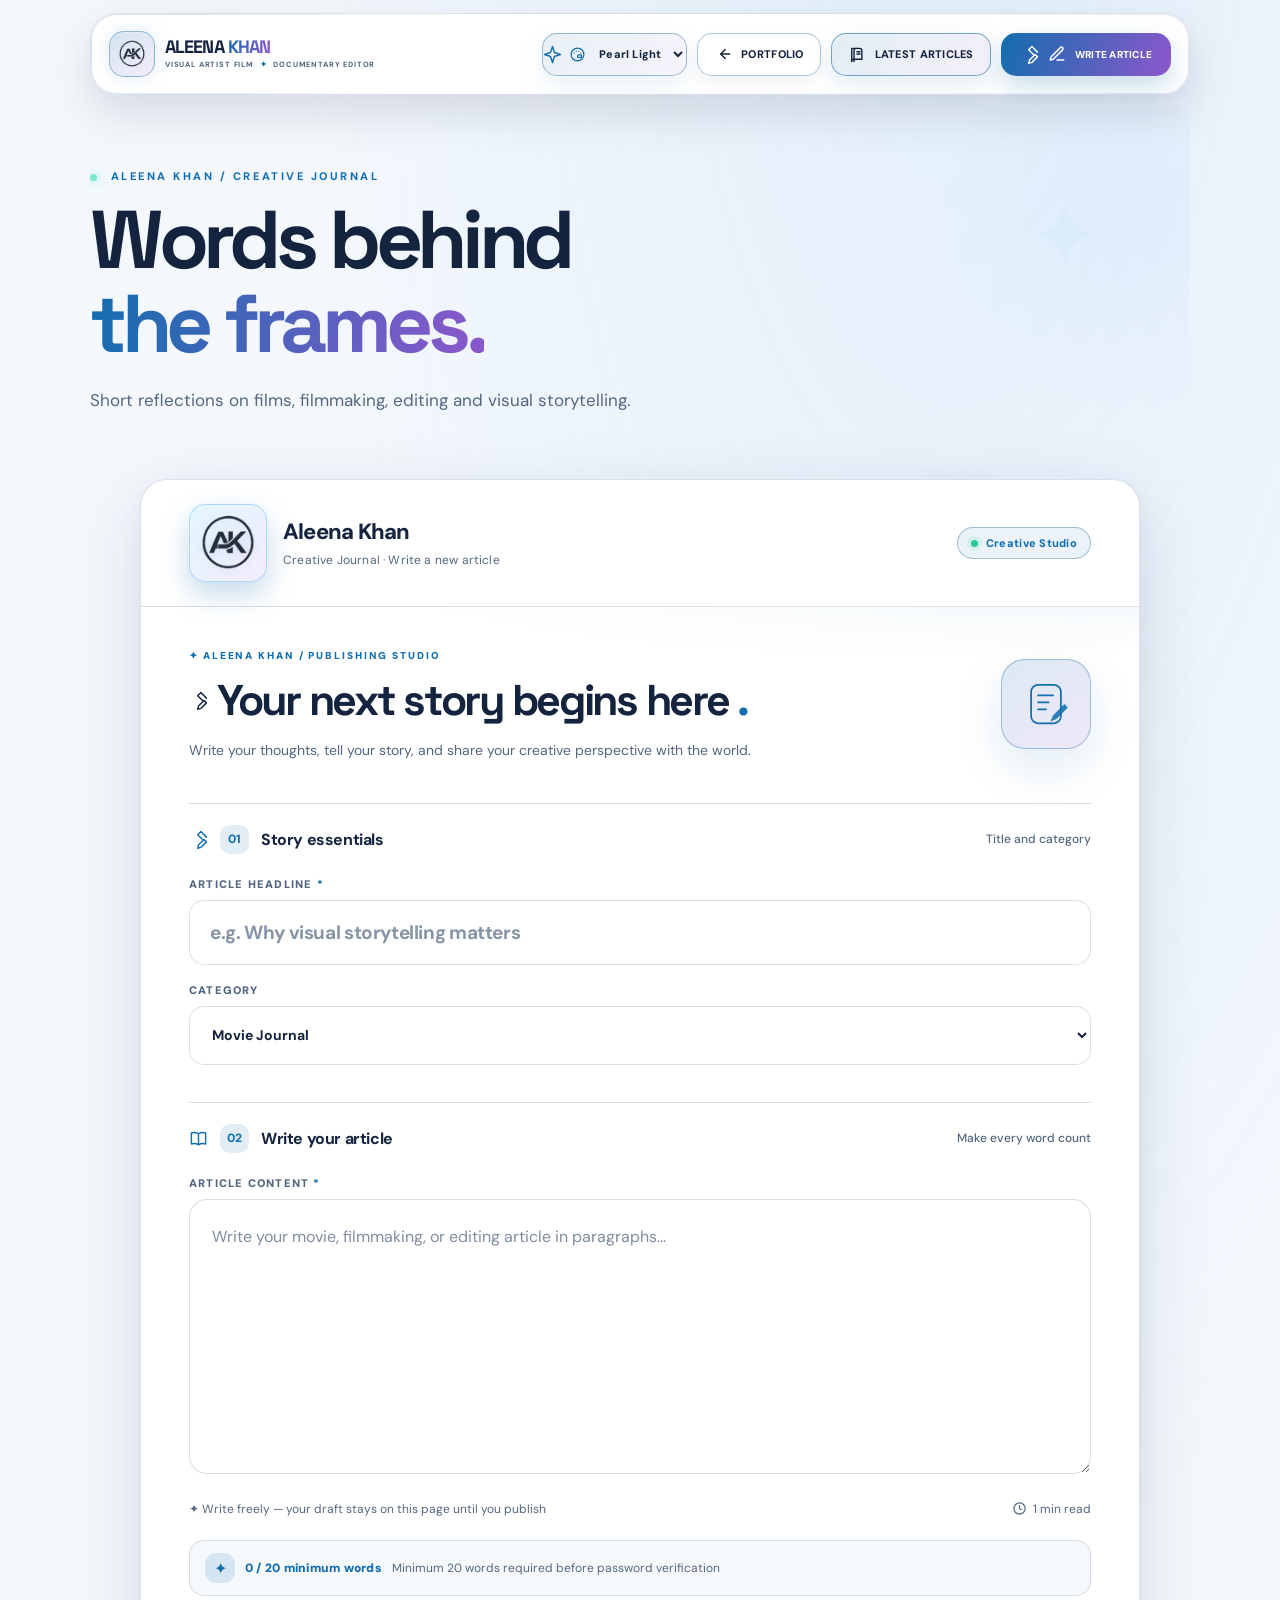
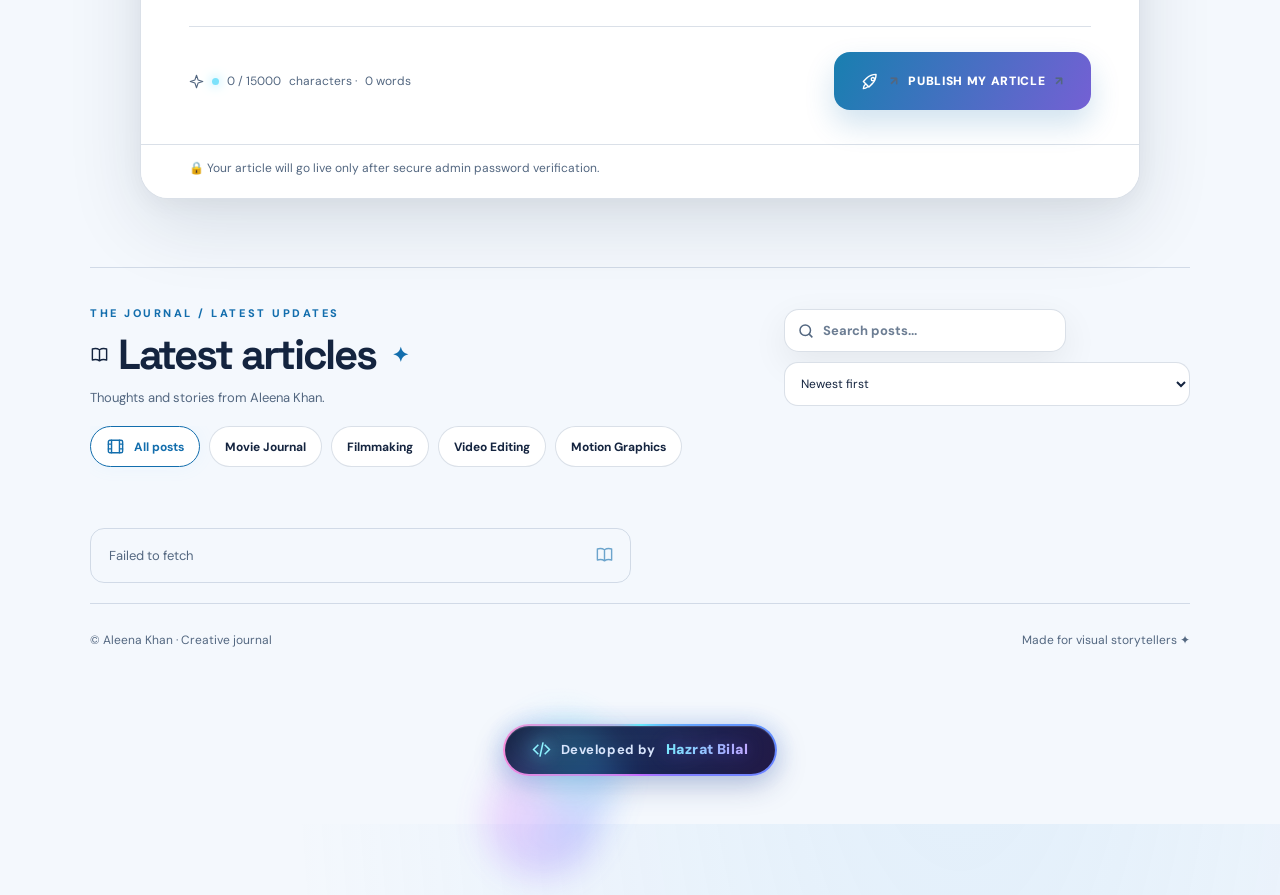
<file: article-admin.html>
<!doctype html><html lang="en"><head><meta charset="utf-8"><meta name="viewport" content="width=device-width,initial-scale=1"><meta http-equiv="refresh" content="0;url=articles.html#quickComposer"><title>Admin | Aleena Khan</title><link rel="stylesheet" href="css/publish-icon-pro.css">
</head><body><p>The editor is now on <a href="articles.html#quickComposer">the Articles page</a>.</p><script>location.replace('articles.html#quickComposer')</script></body></html>
</file>
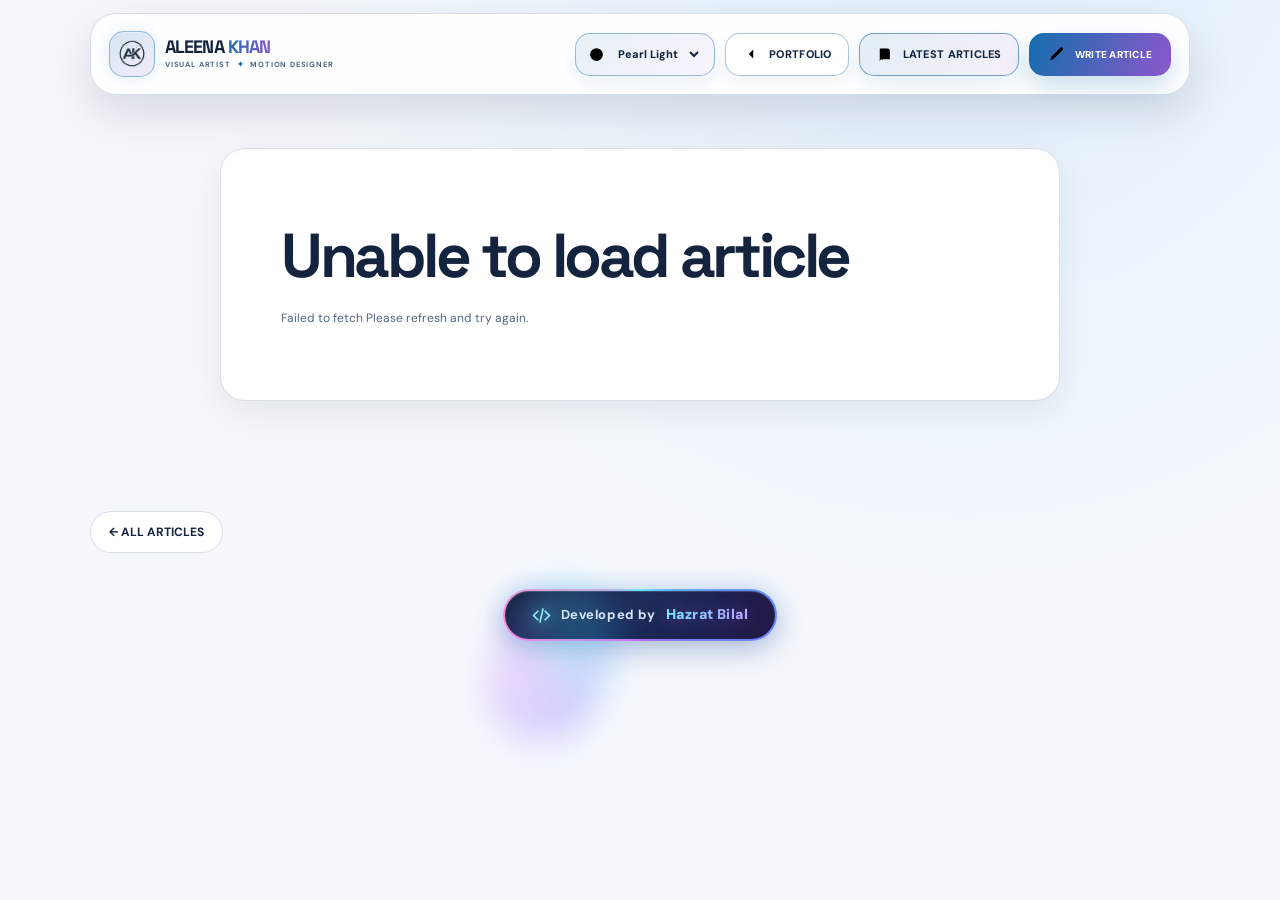
<file: article.html>
<!doctype html><html lang="en" data-theme="dark"><head><meta charset="utf-8"><meta name="viewport" content="width=device-width,initial-scale=1"><meta name="description" content="Aleena Khan's cinematic editing, film and visual storytelling articles"><link rel="preconnect" href="https://fonts.googleapis.com"><link rel="preconnect" href="https://fonts.gstatic.com" crossorigin><link href="https://fonts.googleapis.com/css2?family=DM+Sans:wght@400;500;600;700;800&family=Space+Grotesk:wght@400;500;600;700&display=swap" rel="stylesheet"><link rel="stylesheet" href="css/articles.css"><link rel="stylesheet" href="css/article-themes.css"><title>Article | Aleena Khan</title><link rel="stylesheet" href="css/nav-match-articles.css"><link rel="stylesheet" href="css/journal-brand.css"><link rel="stylesheet" href="css/nav-buttons-premium.css"><link rel="stylesheet" href="css/article-extras.css"></head><body><header class="bar"><div class="container bar-in"><a class="journal-brand" href="index.html" aria-label="Aleena Khan — Home"><span class="journal-brand-logo" aria-hidden="true"><img src="images/aleena-logo.png" alt="" onload="this.parentElement.classList.add('has-logo')" onerror="this.hidden=true"><span class="journal-brand-letter">A</span></span><span class="journal-brand-copy"><strong>ALEENA <em>KHAN</em></strong><small>VISUAL ARTIST <span aria-hidden="true">✦</span> MOTION DESIGNER</small></span></a><div class="bar-actions"><label class="journal-theme-picker"><span class="picker-icon" aria-hidden="true"><svg viewBox="0 0 24 24" aria-hidden="true"><path d="M12 21a9 9 0 1 1 0-18 9 9 0 0 1 0 18z"></path><path d="M7.5 10.2h.01M10.2 7.5h.01M13.8 7.5h.01M16.5 10.2h.01"></path><path d="M16 16.5c1.2 0 2-.8 2-1.9 0-1.3-.8-2.1-2-2.1h-2.2c-1.1 0-1.8.7-1.8 1.8 0 .9.8 1.7 1.7 1.7H16z"></path></svg></span><span class="sr-only">Choose theme</span><select id="articleTheme" aria-label="Article page color theme"><option value="dark">Midnight</option><option value="light">Pearl Light</option><option value="love">Rose Love</option><option value="royal">Royal Violet</option><option value="emerald">Emerald</option><option value="sunset">Sunset</option></select></label><a class="chip ak-icon-action" href="index.html"><span class="nav-icon" aria-hidden="true"><svg viewBox="0 0 24 24" aria-hidden="true"><path d="M15 18l-6-6 6-6"></path><path d="M9 12h12"></path></svg></span><span>PORTFOLIO</span></a><a class="chip active ak-icon-action" href="articles.html"><span class="nav-icon" aria-hidden="true"><svg viewBox="0 0 24 24" aria-hidden="true"><path d="M5 4.5h10.5a3 3 0 0 1 3 3V19H8a3 3 0 0 0-3 3z"></path><path d="M8 22V7.5a3 3 0 0 1 3-3"></path><path d="M12 9h4M12 12h4"></path></svg></span><span>LATEST ARTICLES</span></a><a class="btn primary ak-icon-action" href="articles.html#quickComposer"><span class="nav-icon" aria-hidden="true"><svg viewBox="0 0 24 24" aria-hidden="true"><path d="M12 20h9"></path><path d="M16.5 3.5a2.1 2.1 0 0 1 3 3L7 19l-4 1 1-4 12.5-12.5z"></path></svg></span><span>WRITE ARTICLE</span></a></div></div></header><main class="container"><article class="reading" id="storyReader"></article><a href="articles.html" class="btn back">← ALL ARTICLES</a></main><script src="js/config.js" defer></script><script src="js/github-articles.js" defer></script><script src="js/article-themes.js" defer></script><div class="ak-developer-footer"><span><svg viewBox="0 0 24 24" aria-hidden="true"><path d="m8 6-6 6 6 6M16 6l6 6-6 6M14 3l-4 18"/></svg> Developed by <strong>Hazrat Bilal</strong></span></div><script src="js/article-new-indicator.js" defer></script></body></html>
</file>
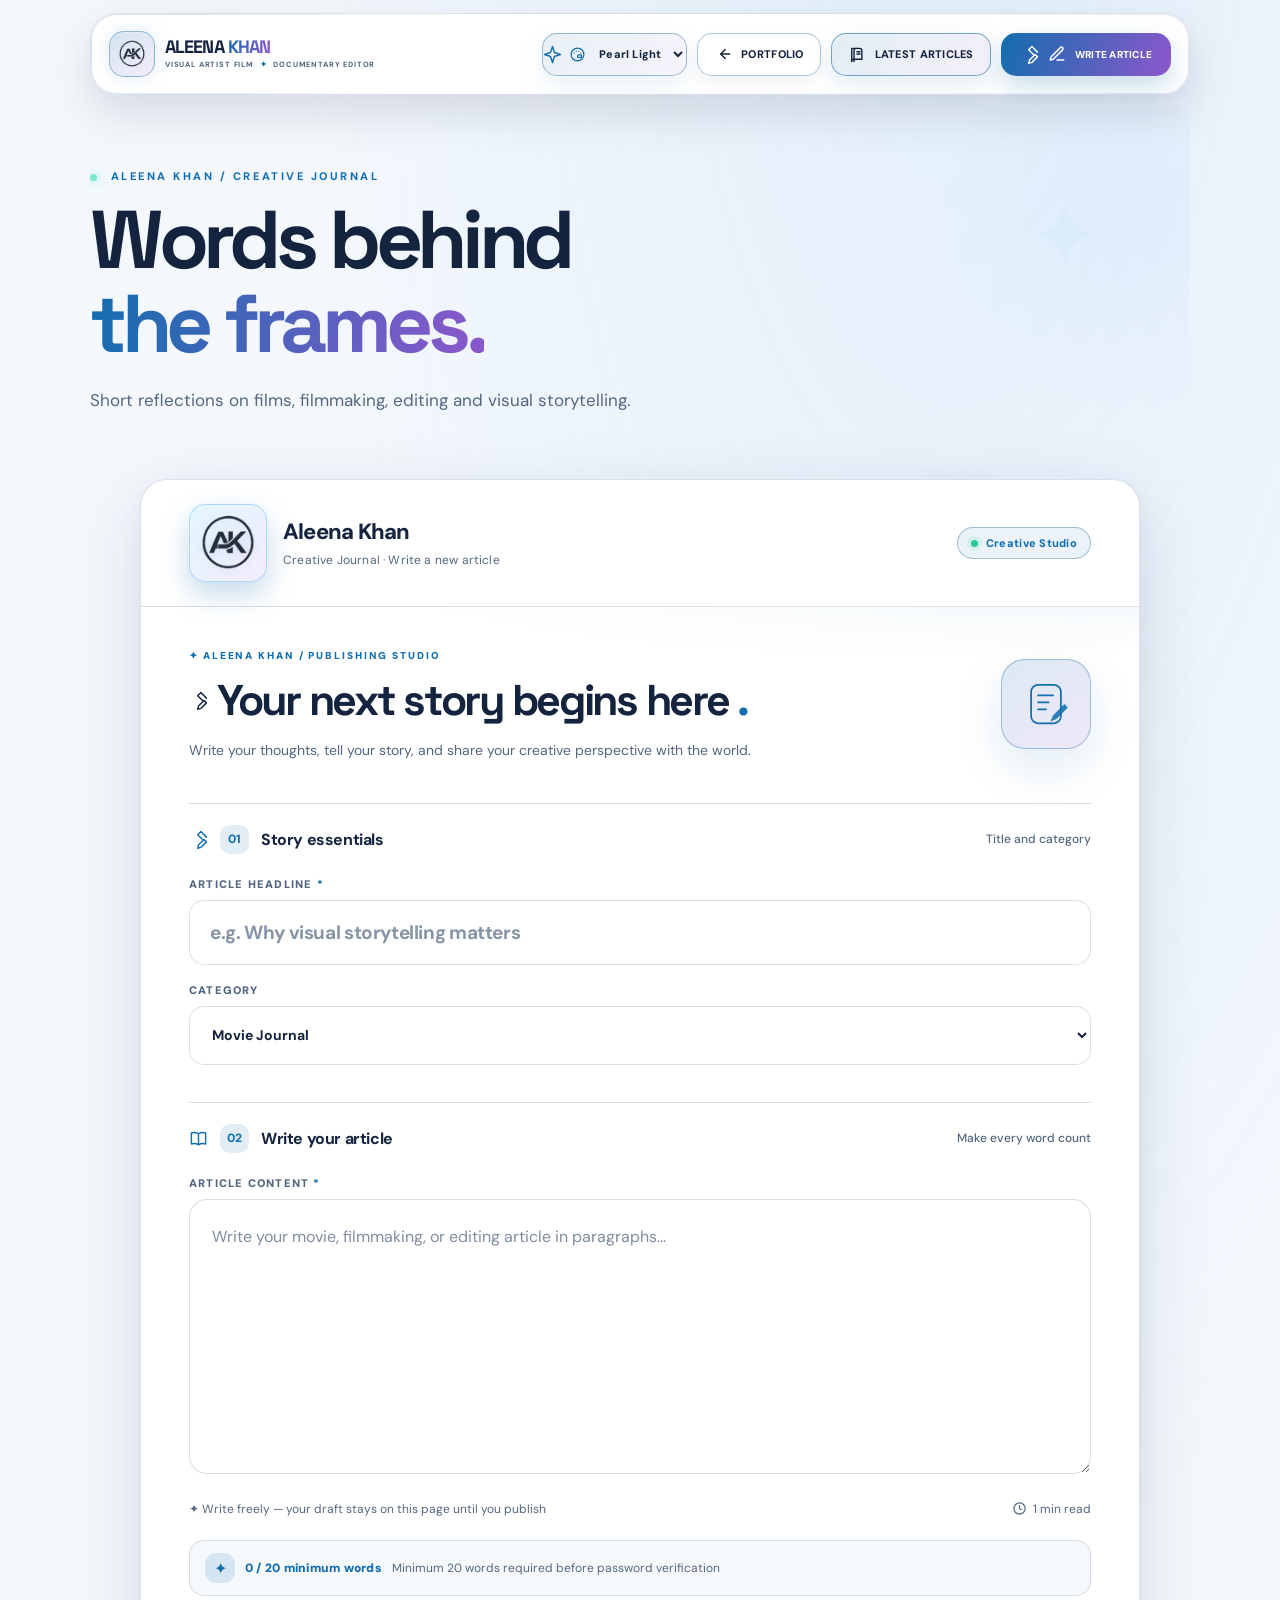
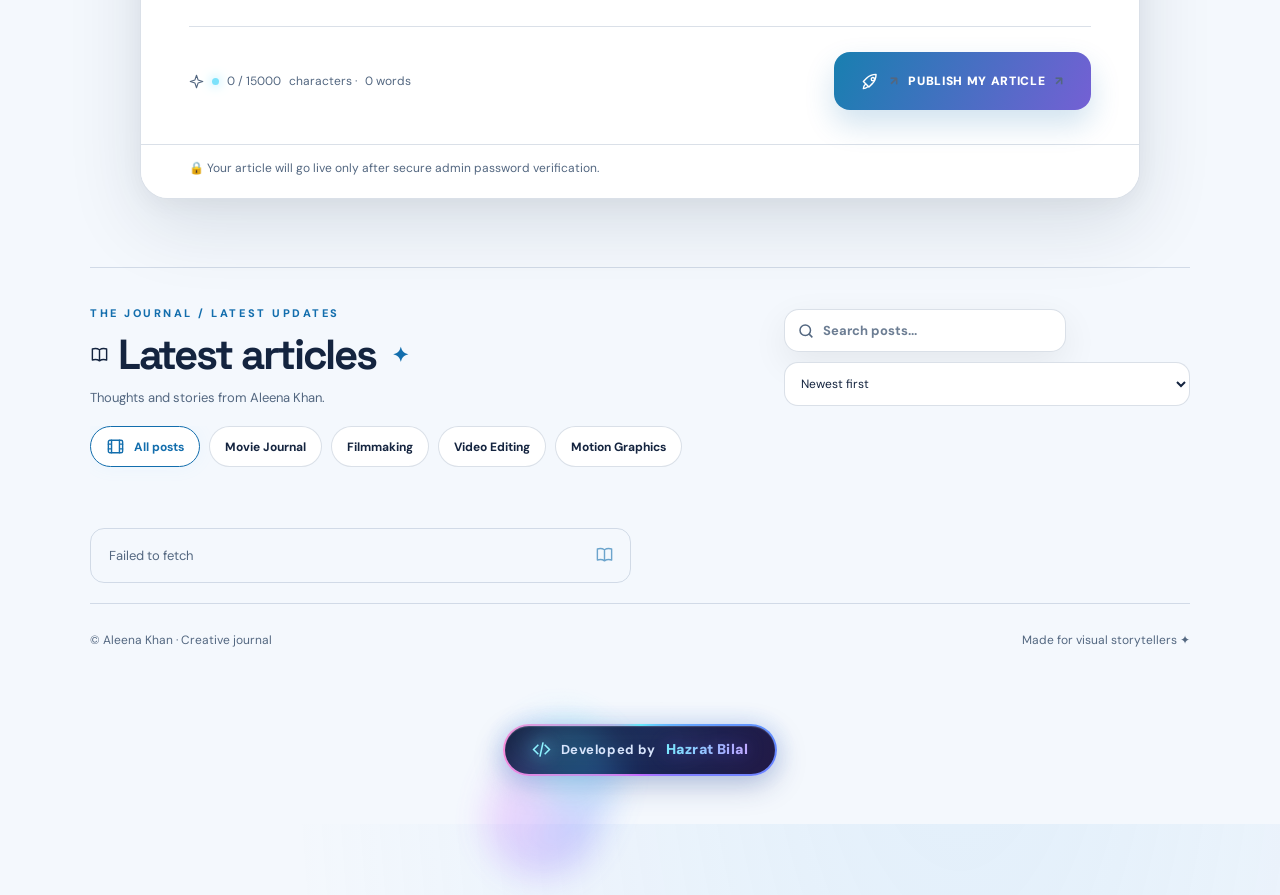
<file: articles.html>
<!doctype html><html lang="en" data-theme="dark"><head><meta charset="utf-8"><meta name="viewport" content="width=device-width,initial-scale=1"><meta name="description" content="Aleena Khan's cinematic editing, film and visual storytelling articles"><link rel="preconnect" href="https://fonts.googleapis.com"><link rel="preconnect" href="https://fonts.gstatic.com" crossorigin><link href="https://fonts.googleapis.com/css2?family=DM+Sans:wght@400;500;600;700;800&family=Space+Grotesk:wght@400;500;600;700&display=swap" rel="stylesheet"><link rel="stylesheet" href="css/articles.css"><link rel="stylesheet" href="css/article-themes.css"><link rel="stylesheet" href="css/journal-pro.css"><link rel="stylesheet" href="css/github-publishing.css"><link rel="stylesheet" href="css/editor-polish.css"><link rel="stylesheet" href="css/editor-premium.css"><link rel="stylesheet" href="css/animated-icons.css"><link rel="stylesheet" href="css/nav-upgrade.css"><link rel="stylesheet" href="css/article-studio.css"><link rel="stylesheet" href="css/publish-popup-fix.css"><title>Articles | Aleena Khan</title>
<link rel="icon" type="image/png" href="images/favicon.png?v=4">
<link rel="shortcut icon" type="image/png" href="images/favicon.png?v=4">
<link rel="stylesheet" href="css/publish-20words-premium.css"><link rel="stylesheet" href="css/publish-icon-pro.css">
<link rel="stylesheet" href="css/nav-match-articles.css"><link rel="stylesheet" href="css/journal-brand.css"><link rel="stylesheet" href="css/nav-buttons-premium.css"><link rel="stylesheet" href="css/article-extras.css">
<!-- Premium Creative Journal editor refinements: scoped; existing publishing scripts untouched -->
<style>
.post-composer .composer-user{display:flex;align-items:center;gap:16px}
.post-composer .ak-custom-avatar{position:relative;display:grid;place-items:center;flex:0 0 76px;width:76px;height:76px;max-width:76px;max-height:76px;padding:4px!important;overflow:hidden;border-radius:23px!important;background:linear-gradient(135deg,rgba(37,191,255,.13),rgba(152,93,246,.12))!important;border:1px solid rgba(80,169,244,.38);box-shadow:0 9px 26px rgba(28,93,162,.14),inset 0 1px 0 rgba(255,255,255,.8);transition:transform .3s ease,box-shadow .3s ease}
.post-composer .ak-custom-avatar:hover{transform:translateY(-3px) rotate(-2deg) scale(1.04);box-shadow:0 14px 30px rgba(35,128,240,.23),0 0 0 4px rgba(59,177,255,.08)}
.post-composer .ak-custom-avatar img{display:block;width:100%;height:100%;object-fit:contain;border-radius:18px;filter:drop-shadow(0 2px 5px rgba(35,74,145,.11))}
.post-composer .ak-custom-avatar img[hidden]{display:none}
.post-composer .ak-avatar-fallback{display:grid;place-items:center;width:100%;height:100%;border-radius:18px;background:linear-gradient(135deg,#176da8,#8f4bcb);font:800 22px 'Space Grotesk',sans-serif;color:white}
.post-composer .ak-avatar-fallback[hidden]{display:none}
.post-composer .composer-user>div>strong{font-size:clamp(18px,2.1vw,22px);letter-spacing:-.035em}
.post-composer .composer-user>div>small{letter-spacing:.015em;line-height:1.6}
.post-composer input:focus-visible,.post-composer textarea:focus-visible,.post-composer select:focus-visible{outline:2px solid #36a9f4;outline-offset:3px;box-shadow:0 0 0 5px rgba(54,169,244,.1)}
.post-composer button{transition:transform .25s ease,box-shadow .25s ease,filter .25s ease}
.post-composer button:not(:disabled):hover{transform:translateY(-2px);filter:brightness(1.06)}
.post-composer button:not(:disabled):active{transform:scale(.98)}
@media(max-width:520px){.post-composer .composer-user{gap:10px;flex-wrap:wrap}.post-composer .ak-custom-avatar{flex-basis:62px;width:62px;height:62px}.post-composer .composer-user>div>strong{font-size:18px}}
@media(prefers-reduced-motion:reduce){.post-composer .ak-custom-avatar,.post-composer button{transition:none!important}}
</style>

<!-- Avatar visibility and developer portfolio link fixes -->
<style>
.post-composer .composer-user { min-height:106px!important; height:auto!important; overflow:visible!important; align-items:center!important; }
.post-composer .ak-custom-avatar { box-sizing:border-box!important; display:flex!important; flex:0 0 78px!important; width:78px!important; height:78px!important; min-width:78px!important; min-height:78px!important; max-width:78px!important; max-height:78px!important; align-items:center!important; justify-content:center!important; padding:3px!important; overflow:hidden!important; line-height:normal!important; }
.post-composer .ak-custom-avatar img { display:block!important; position:static!important; inset:auto!important; transform:none!important; margin:0!important; padding:0!important; width:100%!important; height:100%!important; max-width:100%!important; max-height:100%!important; min-width:0!important; min-height:0!important; object-fit:contain!important; object-position:center!important; border-radius:18px!important; }
.post-composer .ak-custom-avatar img[hidden]{display:none!important}
.ak-developer-footer {display:flex!important; width:max-content; max-width:calc(100% - 24px); margin-left:auto!important; margin-right:auto!important; text-decoration:none!important; cursor:pointer!important; transition:transform .25s ease,filter .25s ease,box-shadow .25s ease!important;}
.ak-developer-footer:hover {transform:translateY(-4px) scale(1.025);filter:brightness(1.13);}
.ak-developer-footer:active {transform:scale(.98)}
.ak-developer-footer:focus-visible {outline:3px solid #25c7ff;outline-offset:5px}
@media(max-width:520px){.post-composer .composer-user {min-height:96px!important}.post-composer .ak-custom-avatar{width:68px!important;height:68px!important;min-width:68px!important;min-height:68px!important;max-width:68px!important;max-height:68px!important;flex-basis:68px!important}}
@media(prefers-reduced-motion:reduce){.ak-developer-footer{transition:none!important}}
</style>
</head><body><header class="bar"><div class="container bar-in"><a class="journal-brand" href="index.html" aria-label="Aleena Khan — Home"><span class="journal-brand-logo" aria-hidden="true"><img src="images/aleena-logo.png" alt="" onload="this.parentElement.classList.add('has-logo')" onerror="this.hidden=true"><span class="journal-brand-letter">A</span></span><span class="journal-brand-copy"><strong>ALEENA <em>KHAN</em></strong><small>VISUAL ARTIST FILM <span aria-hidden="true">✦</span> DOCUMENTARY EDITOR</small></span></a><div class="bar-actions"><label class="journal-theme-picker"><span class="picker-icon" aria-hidden="true"><svg viewBox="0 0 24 24" aria-hidden="true"><path d="M12 21a9 9 0 1 1 0-18 9 9 0 0 1 0 18z"></path><path d="M7.5 10.2h.01M10.2 7.5h.01M13.8 7.5h.01M16.5 10.2h.01"></path><path d="M16 16.5c1.2 0 2-.8 2-1.9 0-1.3-.8-2.1-2-2.1h-2.2c-1.1 0-1.8.7-1.8 1.8 0 .9.8 1.7 1.7 1.7H16z"></path></svg></span><span class="sr-only">Choose theme</span><select id="articleTheme" aria-label="Article page color theme"><option value="dark">Midnight</option><option value="light">Pearl Light</option><option value="love">Rose Love</option><option value="royal">Royal Violet</option><option value="emerald">Emerald</option><option value="sunset">Sunset</option></select></label><a class="chip ak-icon-action" href="index.html"><span class="nav-icon" aria-hidden="true"><svg viewBox="0 0 24 24" aria-hidden="true"><path d="M15 18l-6-6 6-6"></path><path d="M9 12h12"></path></svg></span><span>PORTFOLIO</span></a><a class="chip active ak-icon-action" href="articles.html"><span class="nav-icon" aria-hidden="true"><svg viewBox="0 0 24 24" aria-hidden="true"><path d="M5 4.5h10.5a3 3 0 0 1 3 3V19H8a3 3 0 0 0-3 3z"></path><path d="M8 22V7.5a3 3 0 0 1 3-3"></path><path d="M12 9h4M12 12h4"></path></svg></span><span>LATEST ARTICLES</span></a><a class="btn primary ak-icon-action" href="#quickComposer"><span class="nav-icon" aria-hidden="true"><svg viewBox="0 0 24 24" aria-hidden="true"><path d="M12 20h9"></path><path d="M16.5 3.5a2.1 2.1 0 0 1 3 3L7 19l-4 1 1-4 12.5-12.5z"></path></svg></span><span>WRITE ARTICLE</span></a></div></div></header><main class="container"><section class="hero journal-hero"><div class="journal-orbit" aria-hidden="true">✦</div><div class="eyebrow"><span class="live-led"></span> ALEENA KHAN / CREATIVE JOURNAL</div><h1>Words behind<br><span class="gradient">the frames.</span></h1><p class="lead">Short reflections on films, filmmaking, editing and visual storytelling.</p></section><section class="post-composer journal-composer refined-editor" id="quickComposer" aria-labelledby="composerHeading">
<div class="composer-user"><span class="author-avatar ak-custom-avatar" aria-hidden="true"><img src="images/aleena-logo.png" alt="" loading="eager" onerror="this.hidden=true;this.nextElementSibling.hidden=false"><span class="ak-avatar-fallback" hidden>AK</span></span><div><strong>Aleena Khan</strong><small>Creative Journal · Write a new article</small></div><span class="admin-status" id="adminStatus"><span class="studio-led"></span> Creative Studio</span></div>
<div class="editor-heading"><div><span class="editor-kicker">✦ ALEENA KHAN / PUBLISHING STUDIO</span><h2 id="composerHeading">Your next story begins here<span class="heading-dot">.</span></h2><p>Write your thoughts, tell your story, and share your creative perspective with the world.</p></div><span class="editor-illustration" aria-hidden="true"><svg viewBox="0 0 64 64" fill="none"><rect x="15" y="10" width="34" height="44" rx="8" stroke="currentColor" stroke-width="2"/><path d="M23 22h17M23 30h12M23 38h9" stroke="currentColor" stroke-width="2" stroke-linecap="round"/><path d="m40 45 13-13 4 4-13 13-7 3 3-7Z" fill="currentColor" opacity=".88"/></svg></span></div>
<div id="editorBox"><div class="editor-step"><span>01</span><strong>Story essentials</strong><small>Title and category</small></div><label for="postTitle" class="composer-label">ARTICLE HEADLINE <span>*</span></label><input id="postTitle" type="text" maxlength="150" placeholder="e.g. Why visual storytelling matters" required><label for="postCategory" class="composer-label">CATEGORY</label><select id="postCategory"><option>Movie Journal</option><option>Filmmaking</option><option>Video Editing</option><option>Motion Graphics</option></select><div class="editor-step editor-step-content"><span>02</span><strong>Write your article</strong><small>Make every word count</small></div><label for="quickPostText" class="composer-label">ARTICLE CONTENT <span>*</span></label><textarea id="quickPostText" maxlength="15000" rows="7" placeholder="Write your movie, filmmaking, or editing article in paragraphs..."></textarea><div class="composer-help"><span><span class="studio-writing-tip">✦ Write freely — your draft stays on this page until you publish</span></span><span id="editorReadTime">0 min read</span></div><div class="minimum-words-row"><span class="word-guidance-icon" aria-hidden="true">✦</span><span id="articleWordMeter" class="minimum-word-meter" aria-live="polite">0 / 20 minimum words</span><span class="word-guidance-copy">Minimum 20 words required before password verification</span></div><div class="article-minwords-error" id="articleMinWordsError" role="alert" hidden></div><div class="post-bottom"><span class="writing-status"><span class="writing-dot"></span><span id="postCount">0 / 15000</span> characters · <span id="editorWordCount">0 words</span></span><button id="quickPostButton" class="btn primary" type="button"><span aria-hidden="true">↗</span> PUBLISH MY ARTICLE <span aria-hidden="true">↗</span></button></div></div>
<p class="composer-note" id="postFeedback" role="status" aria-live="polite"><span class="studio-security-note">🔒 Your article will go live only after secure admin password verification.</span></p></section>
<div class="quick-password-overlay" id="postPasswordOverlay" hidden><section class="quick-password-panel" role="dialog" aria-modal="true" aria-labelledby="postPasswordTitle"><button class="password-close" type="button" id="cancelPostPassword" aria-label="Close password dialog">×</button><div class="publish-modal-top"><span class="password-lock" aria-hidden="true"><svg class="pro-lock-icon" viewBox="0 0 24 24" aria-hidden="true"><rect x="5" y="11" width="14" height="9" rx="3"></rect><path d="M8 11V8.5A4 4 0 0 1 12 4.5A4 4 0 0 1 16 8.5V11"></path><path d="M12 14.3v2.2"></path></svg><span class="pro-lock-spark" aria-hidden="true"></span></span><span class="publish-security-copy"><span class="publish-security-label">PROTECTED PUBLISHING</span><span class="publish-security-title">Verified Admin Access</span></span></div><h2 id="postPasswordTitle">Ready to publish?</h2><p><span class="premium-publish-note">Your article now meets the 20-word minimum requirement. Enter the verified admin password to publish it professionally for all visitors.</span></p><div class="publish-checks"><span>✓ Minimum 20 words</span><span>✓ Password required</span></div><form id="postPasswordForm"><label for="quickAdminPassword">Admin password <span class="required-star">*</span></label><div class="password-input-row"><input id="quickAdminPassword" type="password" autocomplete="current-password" required placeholder="Enter your secure password"><button type="button" id="toggleArticlePassword" aria-label="Show password" aria-pressed="false">Show</button></div><div class="password-actions"><button type="button" class="btn" id="cancelPostPassword2">Cancel</button><button type="submit" class="btn primary" id="confirmPublish"><span aria-hidden="true">✦</span> VERIFY &amp; PUBLISH</button></div><p id="quickPasswordError" class="password-error" role="alert"></p></form></section></div>
<div class="publish-success-overlay" id="publishSuccessOverlay" hidden><section class="publish-success-panel" role="dialog" aria-modal="true" aria-labelledby="publishSuccessTitle"><div class="success-confetti" aria-hidden="true">✦ <span>✧</span> ✦</div><div class="success-badge" aria-hidden="true"><svg viewBox="0 0 88 88"><circle class="success-ring" cx="44" cy="44" r="36"/><path class="success-tick" d="m25 44 13 13 25-27"/></svg></div><span class="success-eyebrow">PUBLISHED SUCCESSFULLY</span><h2 id="publishSuccessTitle">Your story is live!</h2><p>Your article has been published. Visitors can now discover it in the journal.</p><div class="success-actions"><a class="btn primary" id="successReadLink" href="articles.html">VIEW ARTICLE ↗</a><button class="btn success-dismiss" type="button" id="closePublishSuccess">Back to Journal</button></div></section></div><div class="divider"></div><div class="toolbar journal-toolbar"><div><div class="eyebrow">THE JOURNAL / LATEST UPDATES</div><h2>Latest articles<span class="headline-star">✦</span></h2><p>Thoughts and stories from Aleena Khan.</p></div><div class="journal-controls"><label class="search-field"><svg viewBox="0 0 24 24" aria-hidden="true"><circle cx="11" cy="11" r="7"/><path d="m16.2 16.2 4.3 4.3"/></svg><input type="search" class="search" id="articleSearch" placeholder="Search posts..." aria-label="Search posts"></label><select id="journalSort" class="journal-select" aria-label="Sort articles"><option value="newest">Newest first</option><option value="oldest">Oldest first</option></select></div></div><div class="journal-filters" role="group" aria-label="Filter posts"><button type="button" class="journal-filter active" data-journal-filter="all" aria-pressed="true">All posts</button><button type="button" class="journal-filter" data-journal-filter="Movie Journal" aria-pressed="false">Movie Journal</button><button type="button" class="journal-filter" data-journal-filter="Filmmaking" aria-pressed="false">Filmmaking</button><button type="button" class="journal-filter" data-journal-filter="Video Editing" aria-pressed="false">Video Editing</button><button type="button" class="journal-filter" data-journal-filter="Motion Graphics" aria-pressed="false">Motion Graphics</button></div><div class="journal-count" id="journalCount" aria-live="polite"></div><div id="articleCards" class="cards journal-feed" aria-live="polite"></div></main><footer class="container footer"><span>© Aleena Khan · Creative journal</span><span>Made for visual storytellers ✦</span></footer><script src="js/config.js" defer></script><script src="js/github-articles.js" defer></script><script src="js/article-themes.js" defer></script><script src="js/editor-premium.js" defer></script><script src="js/animated-icons.js" defer></script><a class="ak-developer-footer" href="hazratbilal.html" aria-label="Open Hazrat Bilal developer portfolio" title="View Hazrat Bilal portfolio"><span><svg viewBox="0 0 24 24" aria-hidden="true"><path d="m8 6-6 6 6 6M16 6l6 6-6 6M14 3l-4 18"/></svg> Developed by <strong>Hazrat Bilal</strong></span></a><script src="js/article-management.js" defer></script><script src="js/article-new-indicator.js" defer></script></body></html>
</file>
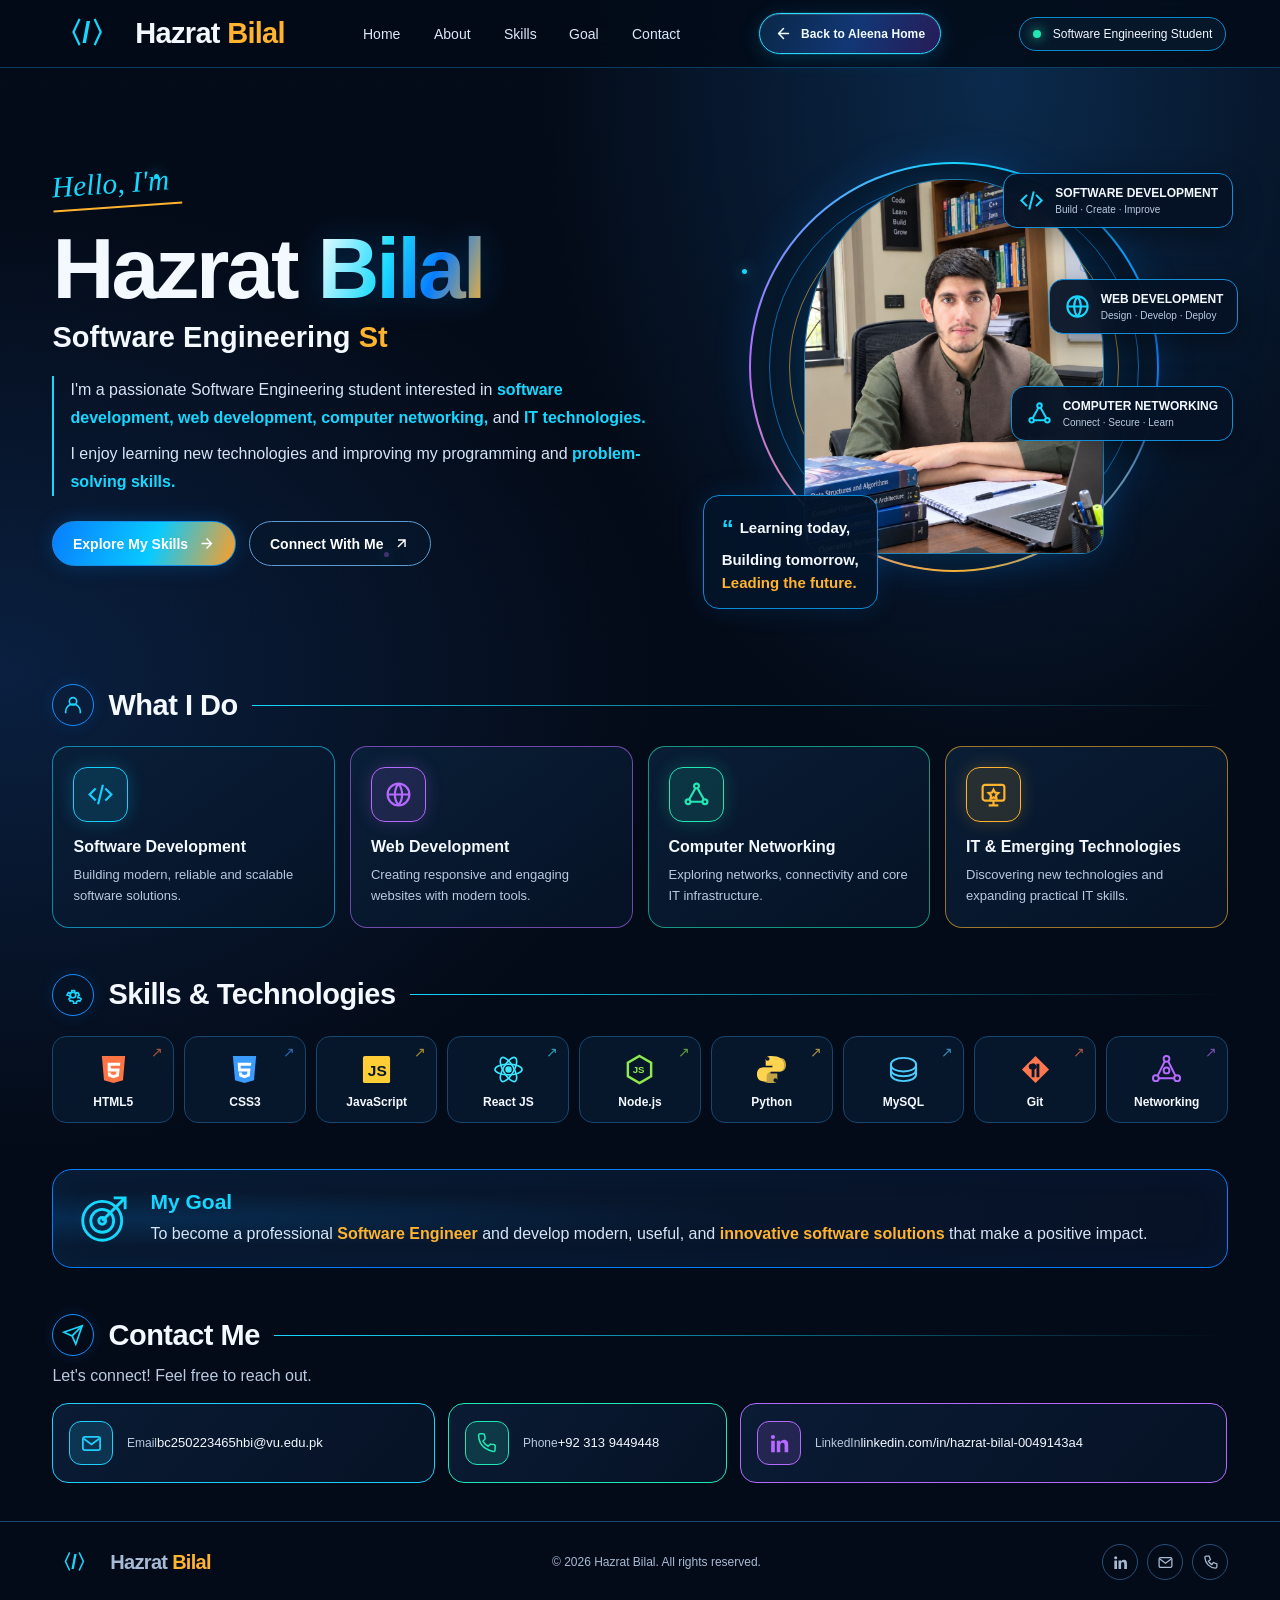
<file: hazratbilal.html>
<!DOCTYPE html>
<html lang="en">
<head>
<meta charset="UTF-8"><meta name="viewport" content="width=device-width, initial-scale=1.0">
<meta name="theme-color" content="#040b18">
<title>Hazrat Bilal | Software Engineering Portfolio</title>
<style>
:root{--bg:#040b18;--panel:#08172c;--cyan:#17d7ff;--blue:#087dff;--gold:#ffb32e;--purple:#b56aff;--green:#22e6b4;--white:#f4f8ff;--muted:#b9c9df;--line:#17466f}
*{box-sizing:border-box}html{scroll-behavior:smooth;scroll-padding-top:85px}body{margin:0;color:var(--white);font-family:Inter,"Segoe UI",Arial,sans-serif;background:radial-gradient(ellipse at 78% 5%,#0b2a4c 0,transparent 32%),radial-gradient(ellipse at 0 42%,#0a2040 0,transparent 36%),var(--bg);overflow-x:hidden}
body:before{content:"";position:fixed;inset:0;pointer-events:none;z-index:-1;opacity:.13;background-image:linear-gradient(#168dff22 1px,transparent 1px),linear-gradient(90deg,#168dff22 1px,transparent 1px);background-size:42px 42px;mask-image:linear-gradient(#000,transparent 90%)}
a{color:inherit;text-decoration:none}button,a{-webkit-tap-highlight-color:transparent}.nav{height:68px;position:sticky;top:0;z-index:20;display:flex;align-items:center;justify-content:space-between;gap:20px;padding:0 clamp(18px,4.2vw,64px);background:#030b18dc;border-bottom:1px solid #1d8bca66;backdrop-filter:blur(20px)}
.brand{font-weight:900;font-size:clamp(20px,2.4vw,29px);white-space:nowrap;letter-spacing:-.7px}.brand .mark{color:var(--cyan);margin-right:10px}.brand .name{color:var(--gold)}.navlinks{display:flex;align-items:center;gap:clamp(14px,2.6vw,34px);font-size:14px;color:#dce9fa}.navlinks a{position:relative;padding:8px 0;transition:color .25s}.navlinks a:after{content:"";position:absolute;bottom:0;left:50%;height:2px;width:0;background:linear-gradient(90deg,var(--cyan),var(--gold));transition:all .25s}.navlinks a:hover{color:var(--cyan)}.navlinks a:hover:after{left:0;width:100%}.status{font-size:12px;white-space:nowrap;border:1px solid #098acb;border-radius:30px;padding:9px 13px;background:#06172a}.status i{display:inline-block;width:8px;height:8px;background:#22e6b4;border-radius:50%;margin-right:8px;box-shadow:0 0 12px #22e6b4;animation:pulse 1.8s infinite}
.wrap{max-width:1420px;margin:auto;padding-left:clamp(18px,4.1vw,60px);padding-right:clamp(18px,4.1vw,60px)}.hero{min-height:590px;display:grid;grid-template-columns:1.05fr .95fr;gap:24px;align-items:center;padding-top:45px;padding-bottom:38px;position:relative}.script{font-family:"Segoe Script","Brush Script MT",cursive;color:var(--cyan);font-size:clamp(20px,2.3vw,30px);font-style:italic;transform:rotate(-4deg);display:inline-block;border-bottom:2px solid var(--gold);padding:0 12px 6px 0}
h1{font-size:clamp(48px,6.7vw,88px);line-height:.98;letter-spacing:-3px;margin:18px 0 10px;font-weight:900}h1 span{background:linear-gradient(110deg,#fff 0%,#1fdcff 42%,#087dff 68%,#ffb32e 100%);background-clip:text;color:transparent;filter:drop-shadow(0 0 16px #008dff3d)}.role{font-size:clamp(20px,2.5vw,29px);font-weight:800;margin:0 0 22px}.role span{color:var(--gold)}.intro{font-size:16px;line-height:1.75;max-width:620px;border-left:2px solid var(--cyan);padding-left:16px;color:#d6e4f5}.intro strong{color:var(--cyan)}.intro p{margin:0 0 8px}.actions{display:flex;flex-wrap:wrap;gap:12px;margin-top:25px}.btn{display:inline-flex;align-items:center;justify-content:center;gap:10px;border-radius:30px;padding:13px 20px;font-weight:800;font-size:14px;border:1px solid #168fe9;background:linear-gradient(110deg,#087dff,#09caff 55%,#ff9e25);color:#fff;box-shadow:0 0 20px #008dff3b;transition:transform .25s,box-shadow .25s,filter .25s}.btn.secondary{background:#06172caa;border-color:#5b9bd1;box-shadow:none}.btn:hover{transform:translateY(-4px);box-shadow:0 8px 28px #008dff66;filter:saturate(1.25)}.btn svg{width:17px;height:17px}
.visual{position:relative;min-height:485px;display:grid;place-items:center}.orbit{position:absolute;width:min(85%,410px);aspect-ratio:1;border-radius:50%;border:2px solid transparent;background:linear-gradient(#06172a,#06172a) padding-box,conic-gradient(from 0deg,var(--cyan),var(--blue),var(--gold),var(--purple),var(--cyan)) border-box;box-shadow:0 0 40px #078dff24;animation:spin 18s linear infinite}.orbit:before,.orbit:after{content:"";position:absolute;inset:18px;border-radius:50%;border:1px solid #0f9fff99;animation:spin 12s linear infinite reverse}.orbit:after{inset:38px;border-color:#ffb32e99;animation-duration:16s}.photo-wrap{width:min(69%,300px);aspect-ratio:4/5;position:relative;z-index:2;border-radius:48% 48% 22px 22px;overflow:hidden;display:flex;align-items:center;justify-content:center;text-align:center;background:linear-gradient(145deg,#12395d,#071326);border:1px solid #2cbfff99;box-shadow:0 0 38px #008dff35}.photo-wrap img{display:none;position:absolute;inset:0;width:100%;height:100%;object-fit:cover}.photo-wrap.has-photo img{display:block}.photo-placeholder{padding:15px;color:#c1d8f0;line-height:1.8}.photo-placeholder .avatar{display:block;font-size:66px;filter:drop-shadow(0 0 18px #13cfff);margin-bottom:10px}.photo-placeholder small{display:block;color:var(--cyan);font-size:12px}.float-card{position:absolute;z-index:3;display:flex;align-items:center;gap:10px;padding:12px 14px;border:1px solid #128edb;background:#061326eF;border-radius:14px;box-shadow:0 8px 28px #0006;backdrop-filter:blur(14px);animation:float 4s ease-in-out infinite}.float-card svg{width:27px;height:27px;color:var(--cyan)}.float-card b{font-size:12px;display:block}.float-card small{display:block;color:var(--muted);font-size:10px;margin-top:4px}.fc1{right:-1%;top:10%}.fc2{right:-2%;top:32%;animation-delay:-1.2s}.fc3{right:-1%;top:54%;animation-delay:-2.4s}.quote{position:absolute;bottom:0;left:4%;z-index:4;padding:14px 18px;border:1px solid #098bd8;border-radius:16px;background:#04152aeF;box-shadow:0 0 28px #008dff22;font-size:15px;font-weight:800;line-height:1.55}.quote em{color:var(--gold);font-style:normal}.quote .q{font-size:24px;color:var(--cyan);vertical-align:-4px;margin-right:6px}
.section{padding-top:26px;padding-bottom:20px}.heading{display:flex;align-items:center;gap:14px;font-size:clamp(22px,2.4vw,29px);margin:0 0 20px;letter-spacing:-.5px}.heading .heading-icon{width:42px;height:42px;display:grid;place-items:center;border:1px solid #168dff;border-radius:50%;color:var(--cyan);box-shadow:0 0 16px #008dff21}.heading .heading-icon svg{width:22px;height:22px}.heading:after{content:"";height:1px;flex:1;background:linear-gradient(90deg,var(--cyan),transparent)}.cards{display:grid;grid-template-columns:repeat(4,1fr);gap:15px}.card{--accent:var(--cyan);position:relative;overflow:hidden;border:1px solid color-mix(in srgb,var(--accent),transparent 40%);border-radius:17px;padding:20px;background:linear-gradient(145deg,#0a2039ed,#061326ed);transition:transform .32s,border-color .32s,box-shadow .32s}.card:before{content:"";position:absolute;top:0;left:-110%;width:80%;height:2px;background:linear-gradient(90deg,transparent,var(--accent),transparent);transition:left .7s}.card:hover{transform:translateY(-7px);box-shadow:0 12px 28px color-mix(in srgb,var(--accent),transparent 88%);border-color:var(--accent)}.card:hover:before{left:130%}.card .iconbox{width:55px;height:55px;display:grid;place-items:center;border-radius:14px;background:color-mix(in srgb,var(--accent),transparent 88%);border:1px solid var(--accent);box-shadow:0 0 18px color-mix(in srgb,var(--accent),transparent 78%);margin-bottom:16px}.card .iconbox svg{width:29px;height:29px;color:var(--accent)}.card h3{margin:0 0 8px;font-size:16px}.card p{margin:0;color:var(--muted);font-size:13px;line-height:1.65}
.skills{display:grid;grid-template-columns:repeat(9,1fr);gap:10px}.skill{--accent:var(--cyan);text-align:center;padding:15px 6px 13px;border:1px solid #17466f;border-radius:14px;background:#07172b;transition:transform .28s,border-color .28s,box-shadow .28s}.skill:hover{transform:translateY(-6px);border-color:var(--accent);box-shadow:0 0 23px color-mix(in srgb,var(--accent),transparent 82%)}.skill .sicon{height:35px;display:grid;place-items:center;color:var(--accent)}.skill svg{width:31px;height:31px}.skill b{display:block;font-size:12px;margin-top:8px}
.goal{display:flex;align-items:center;gap:18px;border:1px solid #087dff;border-radius:20px;padding:20px 24px;background:radial-gradient(ellipse at 5% 50%,#073b6b88,transparent 40%),linear-gradient(100deg,#081a31,#071226);box-shadow:inset 0 0 35px #087dff0c}.goal .target{width:55px;height:55px;flex-shrink:0;color:var(--cyan)}.goal .target svg{width:100%;height:100%}.goal h2{margin:0 0 6px;font-size:21px;color:var(--cyan)}.goal p{margin:0;line-height:1.7;color:#d6e4f5}.goal strong{color:var(--gold)}
.contact-grid{display:grid;grid-template-columns:1.1fr .8fr 1.4fr;gap:13px}.contact-card{display:flex;align-items:center;gap:14px;padding:17px 16px;min-width:0;border:1px solid var(--accent,var(--cyan));border-radius:16px;background:linear-gradient(130deg,#0a1b34,#061225);transition:transform .25s,box-shadow .25s}.contact-card:hover{transform:translateY(-5px);box-shadow:0 10px 26px color-mix(in srgb,var(--accent,var(--cyan)),transparent 84%)}.contact-card .cicon{flex:0 0 44px;height:44px;display:grid;place-items:center;border-radius:12px;background:color-mix(in srgb,var(--accent,var(--cyan)),transparent 85%);border:1px solid var(--accent,var(--cyan));color:var(--accent,var(--cyan))}.contact-card svg{width:23px;height:23px}.contact-card .label{font-size:12px;color:var(--muted);margin-bottom:5px}.contact-card .value{font-size:13px;overflow-wrap:anywhere;line-height:1.45}.contact-card:hover .value{color:var(--cyan)}.footer{display:flex;align-items:center;justify-content:space-between;gap:20px;padding-top:22px;padding-bottom:24px;border-top:1px solid #17466f;margin-top:18px;color:#a7bbd4;font-size:12px}.footer .socials{display:flex;gap:9px}.social{width:36px;height:36px;display:grid;place-items:center;border:1px solid #285078;border-radius:50%;transition:.25s}.social svg{width:17px;height:17px}.social:hover{color:var(--cyan);border-color:var(--cyan);transform:translateY(-3px);box-shadow:0 0 16px #0a9dff44}
.reveal{opacity:0;transform:translateY(22px);transition:opacity .75s ease,transform .75s cubic-bezier(.2,.7,.2,1)}.reveal.visible{opacity:1;transform:translateY(0)}.glow{animation:textglow 3.5s ease-in-out infinite}.particles{position:absolute;inset:0;overflow:hidden;pointer-events:none}.particle{position:absolute;width:5px;height:5px;border-radius:50%;background:var(--cyan);box-shadow:0 0 14px var(--cyan);animation:drift 6s ease-in-out infinite}.particle:nth-child(1){top:18%;left:12%}.particle:nth-child(2){top:64%;left:78%;animation-delay:-2s;background:var(--gold)}.particle:nth-child(3){top:34%;left:58%;animation-delay:-4s}.particle:nth-child(4){top:82%;left:30%;animation-delay:-1s;background:var(--purple)}
@keyframes spin{to{transform:rotate(360deg)}}@keyframes float{0%,100%{transform:translateY(0)}50%{transform:translateY(-9px)}}@keyframes pulse{50%{opacity:.35;transform:scale(.78)}}@keyframes textglow{0%,100%{filter:drop-shadow(0 0 4px #0b8dff22)}50%{filter:drop-shadow(0 0 15px #0b8dff55)}}@keyframes drift{0%,100%{transform:translate(0,0);opacity:.4}50%{transform:translate(10px,-18px);opacity:1}}
@media(max-width:950px){.status{display:none}.hero{grid-template-columns:1fr;gap:0;padding-top:35px}.visual{min-height:480px}.cards{grid-template-columns:repeat(2,1fr)}.skills{grid-template-columns:repeat(5,1fr)}.contact-grid{grid-template-columns:1fr 1fr}.contact-card:last-child{grid-column:1/-1}}
@media(max-width:600px){.nav{height:auto;min-height:62px;flex-wrap:wrap;padding:12px 16px;gap:10px}.brand{font-size:21px}.navlinks{order:3;width:100%;justify-content:space-between;gap:8px;font-size:12px}.hero{padding-top:30px}.script{font-size:22px}h1{font-size:clamp(46px,13vw,68px);letter-spacing:-2px}.role{font-size:21px}.intro{font-size:14px}.visual{min-height:390px}.photo-wrap{width:66%;max-width:250px}.orbit{width:83%}.float-card{padding:9px;gap:7px}.float-card svg{width:21px;height:21px}.float-card b{font-size:10px}.float-card small{font-size:9px}.fc1,.fc2,.fc3{right:-4px}.fc1{top:8%}.fc2{top:31%}.fc3{top:54%}.quote{left:0;bottom:0;font-size:12px;padding:10px 12px}.section{padding-top:20px}.heading{font-size:22px;gap:9px}.heading .heading-icon{width:36px;height:36px}.cards{gap:10px}.card{padding:15px 13px}.card .iconbox{width:45px;height:45px}.card h3{font-size:14px}.card p{font-size:12px}.skills{grid-template-columns:repeat(3,1fr)}.goal{padding:16px;gap:12px}.goal .target{width:42px;height:42px}.goal h2{font-size:18px}.goal p{font-size:13px}.contact-grid{grid-template-columns:1fr}.contact-card:last-child{grid-column:auto}.footer{flex-direction:column;text-align:center}.actions .btn{font-size:12px;padding:12px 14px}}
@media(prefers-reduced-motion:reduce){*,*:before,*:after{animation:none!important;scroll-behavior:auto!important;transition:none!important}.reveal{opacity:1;transform:none}}

/* Premium interactive controls and Aleena homepage return */
.back-home{display:inline-flex;align-items:center;justify-content:center;gap:9px;flex-shrink:0;padding:11px 15px;border-radius:999px;border:1px solid #28d8ff;background:linear-gradient(115deg,#092746,#123775 52%,#271b57);color:#f1fbff;font-size:12px;font-weight:800;letter-spacing:.1px;box-shadow:0 0 0 1px #18ccff24,inset 0 1px 0 #ffffff26,0 4px 20px #08aeff33;position:relative;overflow:hidden;isolation:isolate;transition:transform .3s cubic-bezier(.2,.8,.2,1),box-shadow .3s,border-color .3s}
.back-home svg{height:17px;width:17px;stroke:currentColor;fill:none;stroke-width:2.1;transition:transform .3s}
.back-home:before,.btn:before{content:"";position:absolute;inset:0 auto 0 -130%;width:75%;transform:skewX(-25deg);background:linear-gradient(90deg,transparent,#ffffff45,transparent);transition:left .6s;pointer-events:none;z-index:1}
.back-home:hover{transform:translateY(-3px);border-color:#ffb32e;box-shadow:0 9px 28px #08aeff65,0 0 16px #ffb32e33}
.back-home:hover svg{transform:translateX(-4px)}
.back-home:hover:before,.btn:hover:before{left:150%}
.navlinks a,.brand,.btn,.back-home,.contact-card,.social{will-change:transform}
.navlinks a:hover,.brand:hover{transform:translateY(-2px)}
.btn{position:relative;overflow:hidden;isolation:isolate;transition:transform .3s cubic-bezier(.2,.8,.2,1),box-shadow .3s,filter .3s}
.btn:hover{transform:translateY(-5px) scale(1.035)}
.btn:hover svg{transform:translateX(4px)}
.btn svg,.contact-card .cicon,.social svg{transition:transform .3s ease}
.contact-card:hover .cicon{transform:scale(1.1) rotate(-5deg)}
.social:hover svg{transform:scale(1.16) rotate(-7deg)}
.btn:active,.back-home:active,.contact-card:active,.social:active,.navlinks a:active{transform:scale(.96)}
:is(.back-home,.btn,.navlinks a,.contact-card,.social):focus-visible{outline:2px solid #ffb32e;outline-offset:4px}
@media(max-width:1150px){.nav{gap:12px;padding-left:18px;padding-right:18px}.navlinks{gap:14px}.back-home{padding:10px 12px;font-size:11px}}
@media(max-width:950px){.back-home{margin-left:auto}}
@media(max-width:600px){.back-home{order:2;margin-left:auto;padding:9px 12px;font-size:11px}.navlinks{order:3}.back-home svg{width:15px;height:15px}}
@media(max-width:380px){.back-home{font-size:10px;padding:8px}.brand{font-size:19px}}
@media(prefers-reduced-motion:reduce){.back-home,.back-home svg,.btn,.btn svg,.contact-card .cicon,.social svg,.navlinks a{transition:none!important}.back-home:before,.btn:before{display:none}}

/* Clickable official learning cards */
.skills .skill{position:relative;display:block;text-decoration:none;color:var(--white);cursor:pointer;outline-offset:5px;transition:transform .28s ease,border-color .28s ease,box-shadow .28s ease,background .28s ease}
.skills .skill:hover,.skills .skill:focus-visible{transform:translateY(-7px) scale(1.025);border-color:var(--accent);background:#0b203a;box-shadow:0 12px 28px color-mix(in srgb,var(--accent),transparent 76%)}
.skills .skill:focus-visible{outline:2px solid var(--accent)}
.skills .skill:active{transform:translateY(-2px) scale(.98)}
.skills .skill-open{position:absolute;top:8px;right:10px;font-size:14px;line-height:1;color:var(--accent);opacity:.65;transition:transform .25s ease,opacity .25s ease}
.skills .skill:hover .skill-open,.skills .skill:focus-visible .skill-open{transform:translate(2px,-2px);opacity:1}
.skills .skill .sicon{transition:transform .28s ease,filter .28s ease}
.skills .skill:hover .sicon,.skills .skill:focus-visible .sicon{transform:scale(1.12);filter:drop-shadow(0 0 8px var(--accent))}
@media(prefers-reduced-motion:reduce){.skills .skill,.skills .skill .sicon,.skills .skill-open{transition:none!important}}
</style>
</head>
<body>
<header class="nav">
  <a class="brand" href="#home"><span class="mark">〈/〉</span> Hazrat <span class="name">Bilal</span></a>
  <nav class="navlinks" aria-label="Main navigation"><a href="#home">Home</a><a href="#about">About</a><a href="#skills">Skills</a><a href="#goal">Goal</a><a href="#contact">Contact</a></nav>
  <a class="back-home" href="index.html" aria-label="Back to Aleena Khan homepage" title="Back to Aleena Khan homepage"><svg viewBox="0 0 24 24" aria-hidden="true"><path d="M19 12H5m7-7-7 7 7 7" stroke-linecap="round" stroke-linejoin="round"/></svg><span>Back to Aleena Home</span></a>
  <div class="status"><i></i> Software Engineering Student</div>
</header>
<main>
<section class="hero wrap" id="home">
  <div class="particles"><i class="particle"></i><i class="particle"></i><i class="particle"></i><i class="particle"></i></div>
  <div>
    <div class="script">Hello, I'm</div>
    <h1 class="glow">Hazrat <span>Bilal</span></h1>
    <p class="role">Software Engineering <span id="typed">Student</span></p>
    <div class="intro" id="about"><p>I'm a passionate Software Engineering student interested in <strong>software development, web development, computer networking,</strong> and <strong>IT technologies.</strong></p><p>I enjoy learning new technologies and improving my programming and <strong>problem-solving skills.</strong></p></div>
    <div class="actions"><a class="btn" href="#skills">Explore My Skills <svg viewBox="0 0 24 24" fill="none" stroke="currentColor" stroke-width="2"><path d="M5 12h14M12 5l7 7-7 7"/></svg></a><a class="btn secondary" href="#contact">Connect With Me <svg viewBox="0 0 24 24" fill="none" stroke="currentColor" stroke-width="2"><path d="M7 17 17 7M7 7h10v10"/></svg></a></div>
  </div>
  <div class="visual">
    <div class="orbit"></div>
    <div class="photo-wrap" id="photoWrap"><img id="profilePhoto" alt="Hazrat Bilal profile photo"><div class="photo-placeholder"><span class="avatar"></span><b>Your Photo Goes Here</b><small>Add your photo as images/profile.jpg</small></div></div>
    <div class="float-card fc1"><svg viewBox="0 0 24 24" fill="none" stroke="currentColor" stroke-width="1.8"><path d="m8 7-5 5 5 5M16 7l5 5-5 5M14 4l-4 16"/></svg><div><b>SOFTWARE DEVELOPMENT</b><small>Build · Create · Improve</small></div></div>
    <div class="float-card fc2"><svg viewBox="0 0 24 24" fill="none" stroke="currentColor" stroke-width="1.8"><circle cx="12" cy="12" r="9"/><path d="M3 12h18M12 3a15 15 0 0 1 0 18M12 3a15 15 0 0 0 0 18"/></svg><div><b>WEB DEVELOPMENT</b><small>Design · Develop · Deploy</small></div></div>
    <div class="float-card fc3"><svg viewBox="0 0 24 24" fill="none" stroke="currentColor" stroke-width="1.8"><circle cx="12" cy="5" r="2"/><circle cx="5" cy="18" r="2"/><circle cx="19" cy="18" r="2"/><path d="m11 7-5 9m7-9 5 9M7 18h10"/></svg><div><b>COMPUTER NETWORKING</b><small>Connect · Secure · Learn</small></div></div>
    <div class="quote"><span class="q">“</span>Learning today,<br>Building tomorrow,<br><em>Leading the future.</em></div>
  </div>
</section>
<section class="section wrap reveal">
  <h2 class="heading"><span class="heading-icon"><svg viewBox="0 0 24 24" fill="none" stroke="currentColor" stroke-width="1.8"><circle cx="12" cy="8" r="4"/><path d="M4 21v-2a8 8 0 0 1 16 0v2"/></svg></span>What I Do</h2>
  <div class="cards">
    <article class="card" style="--accent:#16cfff"><div class="iconbox"><svg viewBox="0 0 24 24" fill="none" stroke="currentColor" stroke-width="1.8"><path d="m8 7-5 5 5 5M16 7l5 5-5 5M14 4l-4 16"/></svg></div><h3>Software Development</h3><p>Building modern, reliable and scalable software solutions.</p></article>
    <article class="card" style="--accent:#b56aff"><div class="iconbox"><svg viewBox="0 0 24 24" fill="none" stroke="currentColor" stroke-width="1.8"><circle cx="12" cy="12" r="9"/><path d="M3 12h18M12 3a15 15 0 0 1 0 18M12 3a15 15 0 0 0 0 18"/></svg></div><h3>Web Development</h3><p>Creating responsive and engaging websites with modern tools.</p></article>
    <article class="card" style="--accent:#22e6b4"><div class="iconbox"><svg viewBox="0 0 24 24" fill="none" stroke="currentColor" stroke-width="1.8"><circle cx="12" cy="5" r="2"/><circle cx="5" cy="18" r="2"/><circle cx="19" cy="18" r="2"/><path d="m11 7-5 9m7-9 5 9M7 18h10"/></svg></div><h3>Computer Networking</h3><p>Exploring networks, connectivity and core IT infrastructure.</p></article>
    <article class="card" style="--accent:#ffb32e"><div class="iconbox"><svg viewBox="0 0 24 24" fill="none" stroke="currentColor" stroke-width="1.8"><rect x="3" y="4" width="18" height="13" rx="2"/><path d="M8 21h8m-4-4v4M12 8l1.2 2.4 2.8.4-2 2 .5 2.8-2.5-1.3-2.5 1.3.5-2.8-2-2 2.8-.4z"/></svg></div><h3>IT & Emerging Technologies</h3><p>Discovering new technologies and expanding practical IT skills.</p></article>
  </div>
</section>
<section class="section wrap reveal" id="skills">
  <h2 class="heading"><span class="heading-icon"><svg viewBox="0 0 24 24" fill="none" stroke="currentColor" stroke-width="1.8"><circle cx="12" cy="12" r="3"/><path d="m19.4 15 .1.1 1.4 1.1-1.5 2.6-1.7-.7a8 8 0 0 1-1.7 1l-.3 1.9h-3l-.3-1.9a8 8 0 0 1-1.7-1l-1.7.7-1.5-2.6 1.4-1.1a7 7 0 0 1 0-2L5.5 12l1.5-2.6 1.7.7a8 8 0 0 1 1.7-1l.3-1.9h3l.3 1.9a8 8 0 0 1 1.7 1l1.7-.7 1.5 2.6-1.4 1.1a7 7 0 0 1-.1 1.9z"/></svg></span>Skills & Technologies</h2>
  <div class="skills">
    <a class="skill" href="https://developer.mozilla.org/en-US/docs/Web/HTML" target="_blank" rel="noopener noreferrer" aria-label="Learn HTML5 — opens official learning resource in a new tab" title="Learn HTML5 — official documentation" style="--accent:#ff7445"><div class="sicon"><svg viewBox="0 0 32 32" fill="currentColor"><path d="M4 2h24l-2.2 25L16 30 6.2 27z"/><path fill="#fff" d="M10 9h13l-.3 3H13l.3 3h9l-.8 8-5.5 2-5.5-2-.4-4h3l.2 2 2.7.8 2.7-.8.3-3H10z"/></svg></div><b>HTML5</b><span class="skill-open" aria-hidden="true">↗</span></a>
    <a class="skill" href="https://developer.mozilla.org/en-US/docs/Web/CSS" target="_blank" rel="noopener noreferrer" aria-label="Learn CSS3 — opens official learning resource in a new tab" title="Learn CSS3 — official documentation" style="--accent:#3a9cff"><div class="sicon"><svg viewBox="0 0 32 32" fill="currentColor"><path d="M4 2h24l-2.2 25L16 30 6.2 27z"/><path fill="#fff" d="M9 9h14l-.3 3H12l.2 3h10l-.8 8-5.4 2-5.4-2-.4-4h3l.2 2 2.6.8 2.7-.8.3-3H9.5z"/></svg></div><b>CSS3</b><span class="skill-open" aria-hidden="true">↗</span></a>
    <a class="skill" href="https://developer.mozilla.org/en-US/docs/Web/JavaScript" target="_blank" rel="noopener noreferrer" aria-label="Learn JavaScript — opens official learning resource in a new tab" title="Learn JavaScript — official documentation" style="--accent:#ffce36"><div class="sicon"><svg viewBox="0 0 32 32" fill="currentColor"><rect x="2" y="2" width="28" height="28" rx="2"/><text x="7" y="23" font-size="16" fill="#08172c" font-weight="bold">JS</text></svg></div><b>JavaScript</b><span class="skill-open" aria-hidden="true">↗</span></a>
    <a class="skill" href="https://react.dev/learn" target="_blank" rel="noopener noreferrer" aria-label="Learn React JS — opens official learning resource in a new tab" title="Learn React JS — official documentation" style="--accent:#39e8ff"><div class="sicon"><svg viewBox="0 0 32 32" fill="none" stroke="currentColor" stroke-width="1.7"><ellipse cx="16" cy="16" rx="14" ry="5.5"/><ellipse cx="16" cy="16" rx="14" ry="5.5" transform="rotate(60 16 16)"/><ellipse cx="16" cy="16" rx="14" ry="5.5" transform="rotate(120 16 16)"/><circle cx="16" cy="16" r="2.5" fill="currentColor"/></svg></div><b>React JS</b><span class="skill-open" aria-hidden="true">↗</span></a>
    <a class="skill" href="https://nodejs.org/en/learn" target="_blank" rel="noopener noreferrer" aria-label="Learn Node.js — opens official learning resource in a new tab" title="Learn Node.js — official documentation" style="--accent:#8de94d"><div class="sicon"><svg viewBox="0 0 32 32" fill="none" stroke="currentColor" stroke-width="2.5"><path d="M16 2 28 9v14l-12 7L4 23V9z"/><text x="9" y="20" fill="currentColor" stroke="none" font-size="10" font-weight="bold">JS</text></svg></div><b>Node.js</b><span class="skill-open" aria-hidden="true">↗</span></a>
    <a class="skill" href="https://docs.python.org/3/tutorial/" target="_blank" rel="noopener noreferrer" aria-label="Learn Python — opens official learning resource in a new tab" title="Learn Python — official documentation" style="--accent:#ffd34f"><div class="sicon"><svg viewBox="0 0 32 32" fill="currentColor"><path d="M16 2c-7 0-6 3-6 6v4h7v2H7c-4 0-6 3-6 7s2 7 6 7h4v-5c0-3 3-5 6-5h7c3 0 5-3 5-6 0-7-5-10-13-10zm-4 5a2 2 0 1 1 0-4 2 2 0 0 1 0 4z"/><path d="M16 30c7 0 6-3 6-6v-4h-7v-2h10c4 0 6-3 6-7s-2-7-6-7h-4v5c0 3-3 5-6 5H8c-3 0-5 3-5 6 0 7 5 10 13 10zm4-5a2 2 0 1 1 0 4 2 2 0 0 1 0-4z" opacity=".75"/></svg></div><b>Python</b><span class="skill-open" aria-hidden="true">↗</span></a>
    <a class="skill" href="https://dev.mysql.com/doc/" target="_blank" rel="noopener noreferrer" aria-label="Learn MySQL — opens official learning resource in a new tab" title="Learn MySQL — official documentation" style="--accent:#4ecbff"><div class="sicon"><svg viewBox="0 0 32 32" fill="none" stroke="currentColor" stroke-width="2"><path d="M3 11c0-4 5-7 13-7s13 3 13 7-5 7-13 7S3 15 3 11zM3 11v10c0 4 5 7 13 7s13-3 13-7V11M3 16c0 4 5 7 13 7s13-3 13-7"/></svg></div><b>MySQL</b><span class="skill-open" aria-hidden="true">↗</span></a>
    <a class="skill" href="https://git-scm.com/book/en/v2" target="_blank" rel="noopener noreferrer" aria-label="Learn Git — opens official learning resource in a new tab" title="Learn Git — official documentation" style="--accent:#ff774e"><div class="sicon"><svg viewBox="0 0 32 32" fill="currentColor"><path d="M16 2 30 16 16 30 2 16z"/><path fill="#08172c" d="M12 10a3 3 0 1 0 0 6v8h3v-8a3 3 0 0 0-3-6zm8 0h-3v14h3z"/></svg></div><b>Git</b><span class="skill-open" aria-hidden="true">↗</span></a>
    <a class="skill" href="https://www.netacad.com/" target="_blank" rel="noopener noreferrer" aria-label="Learn Networking — opens official learning resource in a new tab" title="Learn Networking — official documentation" style="--accent:#b56aff"><div class="sicon"><svg viewBox="0 0 32 32" fill="none" stroke="currentColor" stroke-width="2"><circle cx="16" cy="5" r="3"/><circle cx="5" cy="25" r="3"/><circle cx="27" cy="25" r="3"/><circle cx="16" cy="17" r="3"/><path d="m14 8-7 14m11-14 7 14M8 25h16"/></svg></div><b>Networking</b><span class="skill-open" aria-hidden="true">↗</span></a>
  </div>
</section>
<section class="section wrap reveal" id="goal"><div class="goal"><div class="target"><svg viewBox="0 0 48 48" fill="none" stroke="currentColor" stroke-width="2.5"><circle cx="22" cy="26" r="17"/><circle cx="22" cy="26" r="10"/><circle cx="22" cy="26" r="3"/><path d="M22 26 42 6m-10 0h10v10"/></svg></div><div><h2>My Goal</h2><p>To become a professional <strong>Software Engineer</strong> and develop modern, useful, and <strong>innovative software solutions</strong> that make a positive impact.</p></div></div></section>
<section class="section wrap reveal" id="contact">
  <h2 class="heading"><span class="heading-icon"><svg viewBox="0 0 24 24" fill="none" stroke="currentColor" stroke-width="1.8"><path d="m22 2-7 20-4-9-9-4z"/><path d="M22 2 11 13"/></svg></span>Contact Me</h2>
  <p style="color:var(--muted);margin-top:-9px;margin-bottom:18px">Let's connect! Feel free to reach out.</p>
  <div class="contact-grid">
    <a class="contact-card" style="--accent:#20cfff" href="mailto:bc250223465hbi@vu.edu.pk"><span class="cicon"><svg viewBox="0 0 24 24" fill="none" stroke="currentColor" stroke-width="1.8"><rect x="3" y="5" width="18" height="14" rx="2"/><path d="m4 7 8 6 8-6"/></svg></span><span><span class="label">Email</span><span class="value">bc250223465hbi@vu.edu.pk</span></span></a>
    <a class="contact-card" style="--accent:#22e6b4" href="tel:+923139449448"><span class="cicon"><svg viewBox="0 0 24 24" fill="none" stroke="currentColor" stroke-width="1.8"><path d="M21 16.5v3a2 2 0 0 1-2.2 2A19.8 19.8 0 0 1 10.2 18a19.5 19.5 0 0 1-6-6A19.8 19.8 0 0 1 1.9 3.2 2 2 0 0 1 3.9 1h3a2 2 0 0 1 2 1.7l.5 3a2 2 0 0 1-.6 1.9L7 9.4a16 16 0 0 0 6 6l1.8-1.8a2 2 0 0 1 1.9-.6l3 .5a2 2 0 0 1 1.3 3z" transform="translate(1 1) scale(.9)"/></svg></span><span><span class="label">Phone</span><span class="value">+92 313 9449448</span></span></a>
    <a class="contact-card" style="--accent:#b56aff" href="https://www.linkedin.com/in/hazrat-bilal-0049143a4/" target="_blank" rel="noopener noreferrer"><span class="cicon"><svg viewBox="0 0 24 24" fill="currentColor"><path d="M5.2 3A2.2 2.2 0 1 1 5.2 7.4 2.2 2.2 0 0 1 5.2 3zM3.3 9h3.8v12H3.3zM9.2 9h3.6v1.7h.1A4 4 0 0 1 16.5 8c3.9 0 4.6 2.5 4.6 5.8V21h-3.8v-6.4c0-1.5 0-3.4-2.1-3.4s-2.4 1.6-2.4 3.3V21H9.2z"/></svg></span><span><span class="label">LinkedIn</span><span class="value">linkedin.com/in/hazrat-bilal-0049143a4</span></span></a>
  </div>
</section>
</main>
<footer class="footer wrap"><a class="brand" href="#home" style="font-size:20px"><span class="mark">〈/〉</span> Hazrat <span class="name">Bilal</span></a><span>© <span id="year"></span> Hazrat Bilal. All rights reserved.</span><div class="socials"><a class="social" href="https://www.linkedin.com/in/hazrat-bilal-0049143a4/" target="_blank" rel="noopener" aria-label="LinkedIn"><svg viewBox="0 0 24 24" fill="currentColor"><path d="M5.2 3A2.2 2.2 0 1 1 5.2 7.4 2.2 2.2 0 0 1 5.2 3zM3.3 9h3.8v12H3.3zM9.2 9h3.6v1.7h.1A4 4 0 0 1 16.5 8c3.9 0 4.6 2.5 4.6 5.8V21h-3.8v-6.4c0-1.5 0-3.4-2.1-3.4s-2.4 1.6-2.4 3.3V21H9.2z"/></svg></a><a class="social" href="mailto:bc250223465hbi@vu.edu.pk" aria-label="Email"><svg viewBox="0 0 24 24" fill="none" stroke="currentColor" stroke-width="1.8"><rect x="3" y="5" width="18" height="14" rx="2"/><path d="m4 7 8 6 8-6"/></svg></a><a class="social" href="tel:+923139449448" aria-label="Phone"><svg viewBox="0 0 24 24" fill="none" stroke="currentColor" stroke-width="1.8"><path d="M6 3h4l2 5-3 2a16 16 0 0 0 5 5l2-3 5 2v4a2 2 0 0 1-2 2A16 16 0 0 1 4 5a2 2 0 0 1 2-2z"/></svg></a></div></footer>
<script>
document.getElementById('year').textContent=new Date().getFullYear();
// Smooth reveal-on-scroll animation
const observer=new IntersectionObserver(entries=>entries.forEach(entry=>{if(entry.isIntersecting){entry.target.classList.add('visible');observer.unobserve(entry.target)}}),{threshold:.12});
document.querySelectorAll('.reveal').forEach(el=>observer.observe(el));
// Optional portrait: put your image inside the images folder and name it profile.jpg
const photo=document.getElementById('profilePhoto');photo.onload=()=>document.getElementById('photoWrap').classList.add('has-photo');photo.src='images/profile.jpg';
// Animated role typing
const roles=['Student','Web Developer','Future Software Engineer','Tech Enthusiast'];let r=0,n=7,del=true;const typed=document.getElementById('typed');typed.classList.add('typing');
function typeRole(){const word=roles[r];if(del){n--;typed.textContent=word.slice(0,Math.max(0,n));if(n<=0){del=false;r=(r+1)%roles.length;setTimeout(typeRole,350);return}}else{const next=roles[r];n++;typed.textContent=next.slice(0,n);if(n>=next.length){del=true;setTimeout(typeRole,1500);return}}setTimeout(typeRole,del?45:85)}setTimeout(typeRole,1800);
</script>
</body></html>
</file>
<file: css/publish-icon-pro.css>
/* Premium publish dialog icon + wording upgrade */
.publish-modal-top{gap:16px!important;align-items:center!important}
.password-lock{position:relative;display:grid!important;place-items:center;overflow:hidden;isolation:isolate}
.password-lock::before{content:"";position:absolute;inset:-24%;background:conic-gradient(from 0deg,transparent 0 20%,color-mix(in srgb,var(--bright) 55%, transparent) 36%,transparent 50%,color-mix(in srgb,var(--pink) 48%, transparent) 70%,transparent 84%);animation:proLockSpin 7s linear infinite;opacity:.95}
.password-lock::after{content:"";position:absolute;inset:1px;border-radius:inherit;background:linear-gradient(145deg,color-mix(in srgb,var(--field-bg) 92%, white 3%),color-mix(in srgb,var(--surface) 94%, transparent));box-shadow:inset 0 1px 0 rgba(255,255,255,.12);z-index:0}
.password-lock .pro-lock-icon{position:relative;z-index:1;width:28px;height:28px;stroke:var(--bright);fill:none;stroke-width:1.9;stroke-linecap:round;stroke-linejoin:round;filter:drop-shadow(0 0 8px color-mix(in srgb,var(--bright) 35%, transparent)) drop-shadow(0 0 16px color-mix(in srgb,var(--pink) 18%, transparent));animation:proLockFloat 2.6s ease-in-out infinite}
.password-lock .pro-lock-spark{position:absolute;right:10px;top:10px;z-index:1;width:9px;height:9px;border-radius:50%;background:radial-gradient(circle,var(--bright),transparent 72%);box-shadow:0 0 14px color-mix(in srgb,var(--bright) 48%, transparent);animation:proSpark 1.9s ease-in-out infinite}
.publish-security-copy{display:flex;flex-direction:column;gap:5px}
.publish-security-label{font-size:11px;letter-spacing:.22em;text-transform:uppercase;color:var(--bright)!important;font-weight:900}
.publish-security-title{font-size:15px;font-weight:800;color:var(--text);letter-spacing:-.01em}
.quick-password-panel h2{margin-top:22px!important}
.quick-password-panel .premium-publish-note{margin-top:2px;color:var(--secondary)!important;font-size:14px!important;line-height:1.72!important}
.publish-checks span::before{content:"";width:8px;height:8px;border-radius:50%;background:linear-gradient(180deg,var(--bright),color-mix(in srgb,var(--pink) 65%, var(--bright)));box-shadow:0 0 8px color-mix(in srgb,var(--bright) 32%, transparent)}
@keyframes proLockSpin{to{transform:rotate(1turn)}}
@keyframes proLockFloat{0%,100%{transform:translateY(0) scale(1)}50%{transform:translateY(-2px) scale(1.04)}}
@keyframes proSpark{0%,100%{transform:scale(.9);opacity:.55}50%{transform:scale(1.35);opacity:1}}
@media(prefers-reduced-motion:reduce){.password-lock::before,.password-lock .pro-lock-icon,.password-lock .pro-lock-spark{animation:none}}
</file>
<file: css/articles.css>
:root{--paper:#080e1e;--text:#eef6ff;--secondary:#adbed7;--stroke:rgba(159,206,255,.17);--surface:rgba(16,26,49,.85);--bright:#80dfff;--pink:#ab91ff}
*{box-sizing:border-box}
html{scroll-behavior:smooth}body{margin:0;background:radial-gradient(ellipse at 80% -10%,rgba(105,114,255,.2),transparent 46%),radial-gradient(ellipse at 0% 45%,rgba(34,167,239,.13),transparent 38%),var(--paper);font-family:'DM Sans',Arial,sans-serif;color:var(--text);min-height:100vh}
button,input,textarea,select{font:inherit}a{color:inherit;text-decoration:none}button{cursor:pointer}
.container{width:min(1100px,calc(100% - 36px));margin:auto}.bar{position:sticky;top:0;z-index:20;backdrop-filter:blur(25px);background:rgba(6,12,26,.87);border-bottom:1px solid var(--stroke)}.bar-in{min-height:76px;display:flex;align-items:center;gap:16px;justify-content:space-between}.brand{font:700 23px 'Space Grotesk',sans-serif;letter-spacing:-.06em}.brand span{color:var(--bright)}.bar-actions{display:flex;align-items:center;gap:10px;flex-wrap:wrap}.chip,.btn{display:inline-flex;align-items:center;justify-content:center;gap:9px;border:1px solid var(--stroke);border-radius:999px;background:rgba(255,255,255,.035);color:var(--text);padding:12px 18px;font-weight:700;font-size:12px;transition:transform .22s,box-shadow .22s,border-color .22s}.btn.primary{color:#06172c;background:linear-gradient(105deg,#93ebff,#9eb5ff 65%,#c2b2ff);border:0}.chip:hover,.btn:hover{transform:translateY(-2px);box-shadow:0 12px 32px rgba(78,180,255,.16);border-color:var(--bright)}.btn:focus-visible,a:focus-visible,input:focus-visible,textarea:focus-visible,select:focus-visible{outline:2px solid var(--bright);outline-offset:3px}
.hero{padding:90px 0 38px}.eyebrow{font-size:11px;font-weight:800;letter-spacing:.23em;color:var(--bright)}h1,h2,h3{font-family:'Space Grotesk',sans-serif;letter-spacing:-.055em}h1{font-size:clamp(44px,7vw,91px);line-height:1.03;margin:15px 0 20px}.gradient{color:transparent;background:linear-gradient(95deg,#83edff,#a3b7ff,#d8b6ff);background-clip:text;-webkit-background-clip:text}.lead{max-width:700px;font-size:16px;line-height:1.85;color:var(--secondary)}.divider{height:1px;background:var(--stroke);margin:38px 0}.toolbar{display:flex;align-items:center;justify-content:space-between;gap:15px;flex-wrap:wrap;margin-bottom:26px}.toolbar h2{font-size:24px;margin:0}.search{border:1px solid var(--stroke);border-radius:14px;padding:13px 15px;background:var(--surface);color:var(--text);width:min(340px,100%)}.cards{display:grid;grid-template-columns:repeat(2,minmax(0,1fr));gap:18px}.article-card,.editor-box,.reading{background:linear-gradient(145deg,rgba(255,255,255,.045),rgba(255,255,255,.014)),var(--surface);border:1px solid var(--stroke);border-radius:25px;box-shadow:0 22px 65px rgba(0,0,0,.14)}.article-card{padding:30px;position:relative;overflow:hidden;transition:transform .25s,border-color .25s}.article-card:hover{transform:translateY(-5px);border-color:rgba(126,218,255,.55)}.article-card:before{content:'';position:absolute;right:-70px;top:-80px;width:180px;height:180px;border-radius:50%;background:radial-gradient(circle,rgba(123,211,255,.12),transparent 68%);pointer-events:none}.article-card h3{font-size:clamp(25px,3vw,34px);line-height:1.16;margin:15px 0}.article-card p{color:var(--secondary);line-height:1.8}.meta{font-size:11px;font-weight:800;letter-spacing:.13em;color:var(--bright);text-transform:uppercase}.open-story{display:inline-flex;margin-top:10px;color:var(--bright);font-size:13px;font-weight:800}.empty{padding:55px 24px;text-align:center;color:var(--secondary);border:1px dashed var(--stroke);border-radius:25px;grid-column:1/-1}.empty h3{color:var(--text);font-size:24px;margin:0 0 8px}
.editor-layout{display:grid;grid-template-columns:minmax(0,1.7fr) minmax(240px,.8fr);gap:20px;margin:32px 0 80px}.editor-box{padding:28px}.field{display:grid;gap:9px;margin-bottom:20px}label{color:var(--text);font-size:13px;font-weight:700}input,textarea,select{width:100%;border:1px solid var(--stroke);border-radius:13px;background:rgba(0,0,0,.16);color:var(--text);padding:14px 15px}textarea{min-height:280px;resize:vertical;line-height:1.7}input::placeholder,textarea::placeholder{color:#899bb4}.hint{font-size:12px;color:var(--secondary);line-height:1.7}.actions{display:flex;gap:12px;flex-wrap:wrap}.edit-list{display:grid;gap:10px;margin-top:15px}.edit-item{padding:13px;border-radius:13px;border:1px solid var(--stroke)}.edit-item strong{display:block;margin-bottom:8px}.edit-item button{padding:7px 10px;margin:3px 5px 0 0;border:1px solid var(--stroke);border-radius:9px;color:var(--text);background:rgba(255,255,255,.045)}.feedback{margin-top:14px;color:#9df8d6;font-size:13px;min-height:1.3em}.warning{border:1px solid rgba(255,181,135,.24);border-radius:16px;padding:15px;color:#ffdab8;background:rgba(255,156,96,.07);font-size:12px;line-height:1.75}
.reading{max-width:840px;margin:40px auto 90px;padding:clamp(24px,5vw,60px)}.reading h1{font-size:clamp(34px,5vw,62px)}.story-body{white-space:pre-wrap;overflow-wrap:anywhere;font-size:16px;line-height:2;color:#dce8fa;margin-top:34px}.back{display:inline-flex;margin-top:20px}.footer{padding:28px 0 40px;border-top:1px solid var(--stroke);display:flex;gap:20px;flex-wrap:wrap;justify-content:space-between;color:var(--secondary);font-size:12px}
@media(max-width:720px){.cards,.editor-layout{grid-template-columns:1fr}.bar-in{padding:12px 0;min-height:68px}.brand{font-size:20px}.chip,.btn{padding:11px 14px}.hero{padding:62px 0 26px}.article-card{padding:24px}.editor-box{padding:20px}.bar-actions{gap:7px}}
@media(prefers-reduced-motion:reduce){*,*:before,*:after{animation:none!important;scroll-behavior:auto!important;transition:none!important}}

/* Quick social-style movie post composer */
.sr-only{position:absolute!important;width:1px;height:1px;overflow:hidden;clip:rect(0,0,0,0);white-space:nowrap}
.post-composer{margin:20px 0 34px;padding:26px;border:1px solid rgba(133,211,255,.28);border-radius:25px;background:linear-gradient(135deg,rgba(97,181,255,.10),rgba(167,127,255,.05)),var(--surface);box-shadow:0 25px 65px rgba(0,0,0,.13)}
.composer-user{display:flex;align-items:center;gap:13px;margin-bottom:20px}.author-avatar{display:grid;place-items:center;width:50px;height:50px;border-radius:17px;background:linear-gradient(135deg,#89e5ff,#b7a0ff);color:#061528;font:800 25px 'Space Grotesk',sans-serif;box-shadow:0 5px 26px rgba(99,192,255,.24)}.composer-user strong{display:block}.composer-user small{display:block;color:var(--secondary);font-size:12px;margin-top:4px}.post-composer textarea{width:100%;min-height:135px;border:1px solid var(--stroke);border-radius:18px;resize:vertical;background:rgba(2,9,25,.37);color:var(--text);padding:20px;font-size:16px;line-height:1.7;outline:none}.post-composer textarea:focus{border-color:var(--bright);box-shadow:0 0 0 3px rgba(128,223,255,.1)}.post-composer textarea::placeholder{color:var(--secondary)}.post-bottom{display:flex;justify-content:space-between;align-items:center;gap:12px;margin-top:15px}.post-bottom span{font-size:12px;color:var(--secondary)}.composer-note{font-size:12px;color:var(--secondary);line-height:1.6;margin:13px 0 0}
.quick-password-overlay[hidden]{display:none!important}.quick-password-overlay{position:fixed;z-index:1000;inset:0;display:grid;place-items:center;padding:18px;background:rgba(3,7,21,.78);backdrop-filter:blur(15px)}.quick-password-panel{background:#101b35;color:#eef6ff;border:1px solid rgba(140,219,255,.36);border-radius:27px;padding:31px;width:min(460px,100%);position:relative;box-shadow:0 30px 100px #0009}.password-lock{display:grid;place-items:center;width:44px;height:44px;border-radius:13px;color:#8ce7ff;background:rgba(120,215,255,.10);border:1px solid rgba(120,215,255,.2)}.password-close{position:absolute;top:16px;right:18px;color:#c8daed;background:transparent;border:none;font-size:28px}.quick-password-panel h2{font-size:29px;margin:19px 0 10px}.quick-password-panel p{color:#bacbe2;line-height:1.6}.quick-password-panel label{display:block;margin:20px 0 9px;font-weight:700;font-size:13px}.quick-password-panel input{width:100%;padding:14px 16px;border-radius:13px;background:#071329;color:white;border:1px solid rgba(140,219,255,.28)}.password-actions{display:flex;gap:10px;flex-wrap:wrap;margin-top:19px}.password-error{min-height:20px;font-size:12px;color:#ff9ca7!important}
@media(max-width:600px){.post-composer{padding:17px;border-radius:19px}.post-bottom{align-items:stretch}.post-bottom .btn{padding:12px 13px}.quick-password-panel{padding:22px}}
</file>
<file: css/article-themes.css>
/* One palette across portfolio and articles, reading and editor. */
:root,[data-theme="dark"]{--paper:#080e1e;--text:#eef6ff;--secondary:#adbed7;--stroke:rgba(159,206,255,.19);--surface:rgba(16,26,49,.91);--bright:#80dfff;--pink:#ab91ff;--page-glow:rgba(86,126,255,.15);--field-bg:rgba(7,17,35,.8);--contrast:#06172c;--card-bg:rgba(15,26,49,.93);--dialog-bg:#111b32}
[data-theme="light"]{--paper:#f4f8fd;--text:#14243f;--secondary:#536780;--stroke:rgba(50,86,130,.18);--surface:#fff;--bright:#136ead;--pink:#8d57cc;--page-glow:rgba(103,174,235,.14);--field-bg:#fff;--contrast:#fff;--card-bg:#fff;--dialog-bg:#fff;color-scheme:light}
[data-theme="love"]{--paper:#271220;--text:#fff1f7;--secondary:#e3b8cf;--stroke:rgba(255,171,209,.21);--surface:#39192f;--bright:#ff95c5;--pink:#ffb4d3;--page-glow:rgba(250,77,158,.16);--field-bg:#291322;--contrast:#351123;--card-bg:#391a31;--dialog-bg:#39192f}
[data-theme="royal"]{--paper:#130f2b;--text:#f3f0ff;--secondary:#c6bae7;--stroke:rgba(187,164,255,.2);--surface:#231a49;--bright:#b9a3ff;--pink:#d9a2ff;--page-glow:rgba(136,92,235,.17);--field-bg:#1b1635;--contrast:#221044;--card-bg:#241d4a;--dialog-bg:#241d4a}
[data-theme="emerald"]{--paper:#071d1b;--text:#e9fff7;--secondary:#a5d5c8;--stroke:rgba(127,231,199,.2);--surface:#102f2a;--bright:#58e5bb;--pink:#9ce5cf;--page-glow:rgba(33,188,143,.14);--field-bg:#0a2521;--contrast:#0c3028;--card-bg:#11312c;--dialog-bg:#11312c}
[data-theme="sunset"]{--paper:#271320;--text:#fff4ed;--secondary:#e8c0ae;--stroke:rgba(255,191,151,.2);--surface:#3d2331;--bright:#ffb57f;--pink:#ff86ac;--page-glow:rgba(255,119,90,.16);--field-bg:#301925;--contrast:#351625;--card-bg:#3b2231;--dialog-bg:#3b2231}
body{background:radial-gradient(ellipse at 75% -15%,var(--page-glow),transparent 50%),var(--paper)!important;color:var(--text)!important;transition:background .25s,color .25s}
.bar{background:var(--surface)!important;border-color:var(--stroke)!important}.brand span,.eyebrow,.meta,.journal-read,.open-story,.headline-star{color:var(--bright)!important}
.gradient{background:linear-gradient(100deg,var(--bright),var(--pink));background-clip:text;-webkit-background-clip:text;color:transparent}
.journal-hero{padding:58px 0 28px}.journal-hero h1{font-size:clamp(36px,6vw,70px)}.journal-orbit,.journal-hero:before{opacity:.5}
.journal-composer,.post-composer,.editor-box,.reading,.journal-card,.article-card,.journal-empty,.search-field{background:var(--card-bg)!important;border-color:var(--stroke)!important;color:var(--text)!important;box-shadow:0 12px 36px rgba(0,0,0,.07)!important}
.journal-card{gap:13px;padding:23px}.journal-card:hover{border-color:var(--bright)!important;transform:translateY(-2px)}
.journal-category{color:var(--bright)!important;border-color:var(--stroke)!important}.journal-avatar,.author-avatar{background:linear-gradient(140deg,var(--bright),var(--pink));color:var(--contrast)}
.journal-share,.journal-filter,.chip,.btn,.journal-select,input,textarea,select{background:var(--field-bg)!important;color:var(--text)!important;border-color:var(--stroke)!important}
.btn.primary{background:linear-gradient(110deg,var(--bright),var(--pink))!important;color:var(--contrast)!important;border:0!important}
input::placeholder,textarea::placeholder{color:var(--secondary)!important;opacity:.85}.journal-filter.active{border-color:var(--bright)!important;color:var(--bright)!important;background:var(--surface)!important}
.quick-password-panel{background:var(--dialog-bg)!important;color:var(--text)!important;border-color:var(--stroke)!important}.quick-password-panel p{color:var(--secondary)!important}.password-close{color:var(--text)!important}.quick-password-panel input{background:var(--field-bg)!important;color:var(--text)!important;border-color:var(--stroke)!important}
.journal-theme-picker{display:inline-flex;align-items:center;gap:7px;border:1px solid var(--stroke);border-radius:999px;padding:3px 10px;color:var(--bright);background:var(--surface)}.journal-theme-picker select{border:0!important;background:transparent!important;color:var(--text)!important;cursor:pointer;width:auto;padding:7px 3px;font-size:12px;font-weight:700;max-width:130px}.journal-theme-picker option,.journal-select option{background:var(--surface);color:var(--text)}
.reading{line-height:1.8}.reading h1{color:var(--text)}.story-body{color:var(--text)!important;line-height:1.9}.bar-actions{gap:8px}
@media(max-width:600px){.bar-in{flex-wrap:wrap}.bar-actions{width:100%;justify-content:space-between}.journal-theme-picker{order:3}.journal-hero{padding-top:38px}.journal-hero h1{font-size:clamp(34px,9vw,55px)}.journal-card{padding:19px}}
</file>
<file: css/nav-match-articles.css>
/* Match homepage navbar: identical 82px glass capsule sizing */
.bar{padding:13px 0!important;background:transparent!important;box-shadow:none!important;backdrop-filter:none!important;-webkit-backdrop-filter:none!important;border-bottom:none!important}
.bar::after{display:none!important}
.bar .container.bar-in{min-height:82px!important;padding:12px 18px!important;border-radius:26px!important;background:linear-gradient(180deg,rgba(255,255,255,.055),rgba(255,255,255,.015)),var(--surface)!important;backdrop-filter:blur(26px);-webkit-backdrop-filter:blur(26px);border:1px solid var(--stroke)!important;box-shadow:0 18px 45px rgba(4,10,22,.12)!important;max-width:1200px;gap:14px}
.bar-in::before{opacity:.45!important}
.bar .brand{gap:10px!important;white-space:nowrap!important}
.bar .brand-mark{height:36px!important;width:36px!important;border-radius:12px!important}
.bar .brand-name{font-size:21px!important;line-height:1!important;letter-spacing:-.06em!important}
.bar .brand-copy small{font-size:9px!important;letter-spacing:.13em!important}
.bar .bar-actions{gap:7px!important;flex-wrap:nowrap!important}
.bar .bar-actions .chip,.bar .bar-actions .btn{min-height:38px!important;height:38px!important;padding:7px 12px!important;font-size:10px!important;font-weight:800!important;border-radius:999px!important;letter-spacing:.025em!important;white-space:nowrap!important}
.bar .bar-actions .nav-icon,.bar .bar-actions .nav-icon svg{height:15px!important;width:15px!important}
.bar .journal-theme-picker{height:38px!important;min-height:38px!important;padding:0 7px!important;gap:5px!important;border-radius:999px!important;max-width:123px!important}
.bar .journal-theme-picker select{font-size:10px!important;max-width:89px!important;height:34px!important;min-height:34px!important;padding:0 3px!important}
.bar .picker-icon,.bar .picker-icon svg{width:15px!important;height:15px!important}
.bar .bar-actions .btn.primary{padding-inline:14px!important}
@media(max-width:920px){.bar .container.bar-in{padding:10px 12px!important;min-height:72px!important;gap:8px}.bar .brand-copy small{display:none!important}.bar .brand-name{font-size:19px!important}.bar .bar-actions{gap:5px!important}}
@media(max-width:700px){.bar .container.bar-in{flex-direction:column!important;align-items:stretch!important;min-height:auto!important;padding:12px!important;border-radius:20px!important}.bar .bar-actions{display:grid!important;grid-template-columns:1fr 1fr!important;width:100%!important;gap:8px!important}.bar .journal-theme-picker{grid-column:1 / -1!important;justify-content:space-between!important;width:100%!important;max-width:none!important}.bar .bar-actions .btn.primary{grid-column:1/-1!important}.bar .bar-actions .chip,.bar .bar-actions .btn{width:100%!important}}
@media(prefers-reduced-motion:reduce){.bar .brand-mark::before{animation:none!important}}
</file>
<file: css/journal-brand.css>
/* Matches the homepage Aleena Khan identity on both journal pages. */
.journal-brand{display:inline-flex;gap:10px;align-items:center;flex:none;text-decoration:none;white-space:nowrap;color:var(--text);min-width:0;position:relative;z-index:1}
.journal-brand-logo{position:relative;display:grid;place-items:center;width:46px;height:46px;flex:0 0 46px;border-radius:15px;overflow:hidden;border:1px solid color-mix(in srgb,var(--bright) 42%,transparent);background:linear-gradient(145deg,color-mix(in srgb,var(--bright) 18%,var(--field-bg)),color-mix(in srgb,var(--pink) 11%,var(--field-bg)));box-shadow:inset 0 1px 0 rgba(255,255,255,.25),0 0 20px color-mix(in srgb,var(--bright) 12%,transparent);transition:transform .3s,box-shadow .3s}
.journal-brand-logo::after{content:"";position:absolute;inset:-30%;pointer-events:none;background:linear-gradient(110deg,transparent 40%,rgba(255,255,255,.27) 50%,transparent 60%);transform:translateX(-120%) rotate(12deg);transition:transform .7s}
.journal-brand:hover .journal-brand-logo{transform:translateY(-2px);box-shadow:0 0 25px color-mix(in srgb,var(--bright) 25%,transparent)}
.journal-brand:hover .journal-brand-logo::after{transform:translateX(120%) rotate(12deg)}
.journal-brand-logo img{position:absolute;inset:0;width:100%;height:100%;object-fit:contain;padding:5px;z-index:1}
.journal-brand-logo img[hidden],.journal-brand-logo.has-logo .journal-brand-letter{display:none}
.journal-brand-letter{font:800 27px/1 'Space Grotesk',sans-serif;background:linear-gradient(125deg,var(--bright),color-mix(in srgb,var(--pink) 45%,white));-webkit-background-clip:text;background-clip:text;color:transparent}
.journal-brand-copy{display:flex;flex-direction:column;gap:4px;min-width:0}
.journal-brand-copy strong{font:800 18px/1 'Space Grotesk',sans-serif;letter-spacing:-.05em;color:var(--text)}
.journal-brand-copy em{font-style:normal;background:linear-gradient(105deg,var(--bright),var(--pink));-webkit-background-clip:text;background-clip:text;color:transparent}
.journal-brand-copy small{font:800 7.5px/1.25 'DM Sans',sans-serif;letter-spacing:.11em;color:var(--secondary)}
.journal-brand-copy small span{color:var(--bright);margin:0 3px}
@media(max-width:850px){.journal-brand-logo{width:41px;height:41px;flex-basis:41px}.journal-brand-copy strong{font-size:16px}.journal-brand-copy small{font-size:7px;letter-spacing:.06em}}
@media(max-width:370px){.journal-brand-logo{width:38px;height:38px;flex-basis:38px}.journal-brand-copy strong{font-size:15px}.journal-brand-copy small{font-size:6.5px}}
@media(prefers-reduced-motion:reduce){.journal-brand-logo,.journal-brand-logo::after{transition:none}}
</file>
<file: css/nav-buttons-premium.css>
/* Refined, theme-aware navigation pills — does not change application behavior. */
.bar .bar-actions{gap:10px!important;align-items:center}
.bar .bar-actions .chip,.bar .bar-actions .btn.primary,.bar .journal-theme-picker{height:43px!important;min-height:43px!important;display:inline-flex!important;align-items:center;justify-content:center;position:relative;isolation:isolate;overflow:hidden;border-radius:15px!important;white-space:nowrap;transition:transform .28s cubic-bezier(.2,.8,.2,1),box-shadow .28s,border-color .28s!important}
.bar .bar-actions .chip{padding:0 16px!important;gap:9px!important;background:linear-gradient(155deg,color-mix(in srgb,var(--card-bg) 94%,white 6%),color-mix(in srgb,var(--field-bg) 92%,var(--surface)))!important;border:1px solid color-mix(in srgb,var(--stroke) 76%,var(--bright) 24%)!important;box-shadow:0 7px 17px rgba(8,25,50,.05),inset 0 1px 0 rgba(255,255,255,.13)!important;font-size:11px!important;letter-spacing:.035em;font-weight:800}
.bar .bar-actions .chip.active{border-color:color-mix(in srgb,var(--bright) 48%,var(--stroke))!important;background:linear-gradient(130deg,color-mix(in srgb,var(--bright) 12%,var(--card-bg)),color-mix(in srgb,var(--pink) 9%,var(--card-bg)))!important;box-shadow:0 8px 24px color-mix(in srgb,var(--bright) 12%,transparent),inset 0 1px 0 rgba(255,255,255,.15)!important}
.bar .bar-actions .chip:hover,.bar .journal-theme-picker:hover{transform:translateY(-3px)!important;border-color:var(--bright)!important;box-shadow:0 12px 28px color-mix(in srgb,var(--bright) 21%,transparent)!important}
.bar .bar-actions .nav-icon{display:grid;place-items:center;width:18px!important;height:18px!important}
.bar .bar-actions .nav-icon svg{height:18px!important;width:18px!important;stroke-width:1.9;transition:transform .32s cubic-bezier(.2,.8,.2,1),filter .32s}
.bar .bar-actions .chip:hover .nav-icon svg{transform:translateX(-2px) scale(1.12);filter:drop-shadow(0 0 5px var(--bright))}
.bar .bar-actions .chip.active .nav-icon svg{animation:navIconBreathe 3.3s ease-in-out infinite}
.bar .journal-theme-picker{max-width:145px!important;padding:0 12px!important;gap:7px!important;border:1px solid color-mix(in srgb,var(--stroke) 70%,var(--bright) 30%)!important;background:linear-gradient(135deg,color-mix(in srgb,var(--bright) 10%,var(--card-bg)),color-mix(in srgb,var(--pink) 7%,var(--card-bg)))!important;box-shadow:0 9px 23px color-mix(in srgb,var(--bright) 9%,transparent)!important}
.bar .journal-theme-picker select{height:40px!important;min-height:40px!important;max-width:105px!important;font-size:11px!important;font-weight:800!important;padding:0 2px!important;cursor:pointer}
.bar .journal-theme-picker .picker-icon,.bar .journal-theme-picker .picker-icon svg{width:17px!important;height:17px!important;flex:none}
.bar .journal-theme-picker .picker-icon svg{animation:navIconBreathe 3.5s ease-in-out infinite}
.bar .bar-actions .btn.primary{padding:0 19px!important;gap:9px!important;box-shadow:0 11px 25px color-mix(in srgb,var(--bright) 22%,transparent)!important;border-radius:15px!important}
.bar .bar-actions .btn.primary:hover{transform:translateY(-3px)!important;box-shadow:0 15px 30px color-mix(in srgb,var(--bright) 29%,transparent)!important}
.bar .bar-actions .btn.primary:hover .nav-icon svg{transform:translate(2px,-2px) rotate(-8deg) scale(1.12)}
@keyframes navIconBreathe{0%,100%{transform:scale(1);filter:none}50%{transform:scale(1.12);filter:drop-shadow(0 0 7px var(--bright))}}
@media(max-width:980px){.bar .bar-actions{gap:6px!important}.bar .bar-actions .chip{padding:0 12px!important}.bar .bar-actions .btn.primary{padding:0 13px!important}.bar .journal-theme-picker{max-width:129px!important}}
@media(max-width:700px){.bar .bar-actions{gap:8px!important}.bar .bar-actions .chip,.bar .bar-actions .btn.primary{min-width:0;width:100%!important}.bar .journal-theme-picker{max-width:none!important;width:100%!important;justify-content:space-between!important}.bar .journal-theme-picker select{max-width:none!important;width:auto!important}}
@media(prefers-reduced-motion:reduce){.bar .journal-theme-picker .picker-icon svg,.bar .bar-actions .chip.active .nav-icon svg{animation:none!important}.bar .bar-actions .chip,.bar .bar-actions .btn.primary,.bar .journal-theme-picker,.bar .bar-actions .nav-icon svg{transition:none!important}}
</file>
<file: css/article-extras.css>
/* Aleena Khan: live journal improvements */
.ak-fresh-sticker,.ak-nav-new{display:inline-flex;align-items:center;justify-content:center;padding:5px 10px;border-radius:40px;color:#fff;font:800 10px/1.1 system-ui;letter-spacing:.09em;background:linear-gradient(115deg,#1678b7,#9250d3);box-shadow:0 3px 16px #7049d65a;animation:akBadgeBreathe 2.5s ease-in-out infinite;white-space:nowrap}
.ak-fresh-sticker{margin-left:auto}.ak-articles-with-new{position:relative}.ak-nav-new{position:absolute;right:-13px;top:-13px;z-index:4;font-size:9px;padding:4px 7px;pointer-events:none}
@keyframes akBadgeBreathe{50%{transform:translateY(-3px);box-shadow:0 6px 23px #7049d69c}}@media(prefers-reduced-motion:reduce){.ak-fresh-sticker,.ak-nav-new{animation:none}}
.ak-manage-toolbar{margin:20px 0;display:flex;gap:14px;align-items:center;justify-content:space-between;padding:18px 22px;border:1px solid #8c9eb636;border-radius:20px;background:#fff0;flex-wrap:wrap}.ak-manage-toolbar strong,.ak-manage-toolbar small{display:block}.ak-manage-toolbar small{opacity:.68;margin-top:5px;font-size:12px}.ak-manage-login,.ak-edit-btn,.ak-delete-btn,.ak-confirm{cursor:pointer;border:1px solid #5483aa66;border-radius:14px;padding:10px 16px;font-weight:750;background:transparent;color:inherit}.ak-manage-login.unlocked{background:#2a977b1b;border-color:#30997f}.ak-article-admin-actions{display:flex;gap:8px;flex-wrap:wrap;margin-left:auto}.ak-edit-btn{color:#2680bd}.ak-delete-btn{color:#db5064;border-color:#e96e8a77}.ak-edit-btn:hover,.ak-manage-login:hover{background:#678ec019}.ak-delete-btn:hover{background:#d7536718}
.ak-manage-overlay[hidden]{display:none!important}.ak-manage-overlay{position:fixed;inset:0;z-index:99999;background:#08172ca8;display:grid;place-items:center;padding:20px;backdrop-filter:blur(9px)}.ak-manage-dialog{width:min(560px,100%);max-height:90vh;overflow:auto;position:relative;padding:clamp(22px,4vw,40px);background:#fbfcff;color:#182b4b;border-radius:28px;box-shadow:0 28px 90px #040c224d}.ak-manage-dialog h2{font-size:clamp(24px,4vw,34px);margin:13px 0}.ak-manage-dialog p{color:#687a96;line-height:1.65}.ak-manage-kicker{font-size:11px;font-weight:850;letter-spacing:.17em;color:#1678b7}.ak-manage-close{position:absolute;right:22px;top:18px;border:0;background:#e9eff6;color:#243653;border-radius:12px;width:37px;height:37px;font-size:25px;cursor:pointer}.ak-field{display:block;font-weight:720;font-size:13px;margin-top:14px}.ak-field input,.ak-field select,.ak-field textarea{font:inherit;display:block;margin-top:7px;width:100%;box-sizing:border-box;border:1px solid #cbd8e8;border-radius:13px;padding:13px;background:#fff;color:#1d304f;outline-color:#277bc4}.ak-field textarea{resize:vertical}.ak-manage-actions{display:flex;gap:12px;justify-content:flex-end;margin-top:18px}.ak-cancel{background:#fff;border:1px solid #c9d6e5;padding:10px 18px;border-radius:12px;cursor:pointer}.ak-confirm{background:linear-gradient(110deg,#176ba7,#8252cf);color:white;border:0}.ak-confirm:disabled{opacity:.6}#akManageStatus{color:#db465b;font-size:13px}.ak-developer-footer{text-align:center;padding:24px 16px 30px;color:inherit;opacity:.78;font:600 12px/1.5 'DM Sans',system-ui,sans-serif;letter-spacing:.05em}.ak-developer-footer span{display:inline-flex;gap:8px;align-items:center;border:1px solid currentColor;border-radius:999px;padding:10px 18px;opacity:.8}.ak-developer-footer strong{font-weight:850;background:linear-gradient(115deg,#208ac7,#8a54cb);background-clip:text;-webkit-background-clip:text;color:transparent}.ak-developer-footer svg{width:16px;height:16px;stroke:#4d83d4;fill:none;stroke-width:1.7}


/* Developer signature upgrade */
.ak-developer-footer{
  display:flex;
  justify-content:center;
  align-items:center;
  padding:30px 16px 42px;
  margin-top:10px;
  text-align:center;
  color:#dde8ff;
  opacity:1;
  font:600 12px/1.5 'DM Sans',system-ui,sans-serif;
  letter-spacing:.05em;
}
.ak-developer-footer span{
  position:relative;
  isolation:isolate;
  overflow:hidden;
  display:inline-flex;
  align-items:center;
  justify-content:center;
  gap:12px;
  padding:14px 24px;
  min-width:min(100%,420px);
  border-radius:999px;
  border:1px solid rgba(125,154,203,.5);
  background:linear-gradient(135deg,rgba(255,255,255,.72),rgba(245,249,255,.42));
  color:#6f7e97;
  box-shadow:0 10px 35px rgba(11,28,56,.08), inset 0 1px 0 rgba(255,255,255,.85);
  backdrop-filter:blur(14px);
  -webkit-backdrop-filter:blur(14px);
  transition:transform .35s ease, box-shadow .35s ease, border-color .35s ease;
  animation:akDevFloat 3.8s ease-in-out infinite;
}
.ak-developer-footer span::before{
  content:"";
  position:absolute;
  top:-120%;
  left:-35%;
  width:42%;
  height:340%;
  background:linear-gradient(180deg,transparent,rgba(255,255,255,.8),transparent);
  transform:rotate(24deg);
  opacity:.7;
  animation:akDevShine 5s ease-in-out infinite;
}
.ak-developer-footer span::after{
  content:"";
  position:absolute;
  inset:auto;
  width:190px;
  height:72px;
  border-radius:999px;
  background:radial-gradient(circle,rgba(91,149,255,.24) 0%,rgba(118,93,255,.18) 42%,rgba(118,93,255,0) 72%);
  z-index:-1;
  filter:blur(18px);
  animation:akDevGlow 4.4s ease-in-out infinite;
}
.ak-developer-footer strong{
  font-weight:900;
  letter-spacing:.02em;
  background:linear-gradient(90deg,#2d89d9 0%,#5e84ff 45%,#9f63e3 100%);
  background-clip:text;
  -webkit-background-clip:text;
  color:transparent;
  text-shadow:0 0 18px rgba(124,104,255,.22);
}
.ak-developer-footer svg{
  width:18px;
  height:18px;
  flex:0 0 auto;
  stroke:#4a8cdf;
  fill:none;
  stroke-width:1.9;
  filter:drop-shadow(0 0 10px rgba(96,141,255,.35));
  animation:akDevPulse 2.6s ease-in-out infinite;
}
.ak-developer-footer span:hover{
  transform:translateY(-3px) scale(1.01);
  border-color:rgba(110,148,220,.72);
  box-shadow:0 18px 42px rgba(13,33,66,.14), inset 0 1px 0 rgba(255,255,255,.95), 0 0 0 1px rgba(132,111,237,.08);
}
@keyframes akDevFloat{
  0%,100%{transform:translateY(0)}
  50%{transform:translateY(-4px)}
}
@keyframes akDevPulse{
  0%,100%{transform:scale(1);opacity:.95}
  50%{transform:scale(1.08);opacity:1}
}
@keyframes akDevGlow{
  0%,100%{transform:scale(1);opacity:.68}
  50%{transform:scale(1.08);opacity:1}
}
@keyframes akDevShine{
  0%{left:-40%;opacity:0}
  10%{opacity:.65}
  45%{left:115%;opacity:0}
  100%{left:115%;opacity:0}
}
@media (max-width:640px){
  .ak-developer-footer{
    padding:24px 14px 34px;
  }
  .ak-developer-footer span{
    width:100%;
    min-width:0;
    padding:13px 18px;
    gap:10px;
    font-size:11px;
  }
  .ak-developer-footer svg{
    width:16px;
    height:16px;
  }
}
@media (prefers-reduced-motion:reduce){
  .ak-developer-footer span,
  .ak-developer-footer span::before,
  .ak-developer-footer span::after,
  .ak-developer-footer svg{
    animation:none!important;
  }
}

/* Signature Footer V2 — Aurora Prism */
@property --ak-signature-angle { syntax:"<angle>"; inherits:false; initial-value:0deg; }
.ak-developer-footer {
  display:flex; justify-content:center; align-items:center;
  padding:36px 16px 48px; margin:0; opacity:1;
  color:#e9f4ff; isolation:isolate;
}
.ak-developer-footer > span {
  --ak-signature-angle:0deg;
  position:relative; isolation:isolate; overflow:visible;
  display:inline-flex; align-items:center; justify-content:center;
  width:max-content; max-width:calc(100vw - 36px); min-width:0;
  gap:10px; border:2px solid transparent; border-radius:999px;
  padding:14px 27px;
  font:700 13px/1.4 'DM Sans',system-ui,sans-serif;
  letter-spacing:.045em; white-space:normal;
  color:#d7e4fc;
  background:
    linear-gradient(115deg,#111d3b 0%,#172755 48%,#221946 100%) padding-box,
    conic-gradient(from var(--ak-signature-angle),#61eafc,#6387ff,#c26aff,#ff8bd6,#60e7fa) border-box;
  box-shadow:0 9px 30px rgba(33,52,123,.27),0 0 22px rgba(97,166,255,.22),inset 0 1px 1px rgba(255,255,255,.18);
  opacity:1;
  backdrop-filter:blur(15px); -webkit-backdrop-filter:blur(15px);
  animation:akSignatureBorder 7s linear infinite,akSignatureFloat 4s ease-in-out infinite;
  transition:box-shadow .35s ease,filter .35s ease,transform .35s ease;
  will-change:auto;
}
.ak-developer-footer > span::before {
  content:""; position:absolute; z-index:-1; inset:-10px;
  border-radius:inherit;
  background:conic-gradient(from var(--ak-signature-angle),rgba(51,222,249,.32),rgba(104,102,255,.38),rgba(209,94,255,.3),rgba(51,222,249,.32));
  filter:blur(16px); opacity:.72; pointer-events:none;
  animation:akSignatureBorder 7s linear infinite,akSignatureAura 3.8s ease-in-out infinite;
}
.ak-developer-footer > span::after {
  content:""; position:absolute; z-index:0; pointer-events:none;
  left:4%; top:2px; right:4%; height:55%; border-radius:999px;
  background:linear-gradient(180deg,rgba(255,255,255,.11),transparent);
  opacity:.9; transform:none; animation:none;
}
.ak-developer-footer > span > * {position:relative; z-index:1;}
.ak-developer-footer strong {
  font-size:1.09em; font-weight:900; letter-spacing:.035em;
  color:transparent;
  background:linear-gradient(92deg,#7ceeff 0%,#a3b8ff 26%,#e3a5ff 54%,#ffb6dc 76%,#7ceeff 100%);
  background-size:250% 100%; background-clip:text;-webkit-background-clip:text;
  -webkit-text-fill-color:transparent;
  filter:drop-shadow(0 0 9px rgba(153,133,255,.37));
  animation:akSignatureText 5.5s ease-in-out infinite;
}
.ak-developer-footer svg {
  width:19px; height:19px; flex:0 0 19px;
  stroke:#8ef2ff;stroke-width:2;fill:none;
  filter:drop-shadow(0 0 8px rgba(94,226,255,.9));
  animation:akSignatureIcon 3s ease-in-out infinite;
}
.ak-developer-footer > span:hover {
  filter:brightness(1.1);
  box-shadow:0 13px 35px rgba(55,71,169,.36),0 0 34px rgba(126,95,255,.45),0 0 50px rgba(79,208,248,.16),inset 0 1px 1px rgba(255,255,255,.25);
  transform:translateY(-4px);
}
@keyframes akSignatureBorder {to {--ak-signature-angle:360deg;}}
@keyframes akSignatureFloat {0%,100% {translate:0 0;} 50% {translate:0 -3px;}}
@keyframes akSignatureAura {0%,100% {opacity:.52;} 50% {opacity:.98;}}
@keyframes akSignatureText {0%,100% {background-position:0% 50%;} 50% {background-position:100% 50%;}}
@keyframes akSignatureIcon {0%,100% {filter:drop-shadow(0 0 4px rgba(94,226,255,.5));} 50% {filter:drop-shadow(0 0 11px rgba(94,226,255,1));}}
@media(max-width:640px) {
  .ak-developer-footer {padding:27px 12px 36px;}
  .ak-developer-footer > span {width:auto; max-width:100%; padding:12px 19px; font-size:11px; gap:8px;}
  .ak-developer-footer svg {width:17px;height:17px;flex-basis:17px;}
}
@media(prefers-reduced-motion:reduce) {
  .ak-developer-footer > span,.ak-developer-footer > span::before,.ak-developer-footer > span::after,
  .ak-developer-footer svg,.ak-developer-footer strong {animation:none!important;transition:none!important;translate:none!important;}
}
</file>
<file: css/journal-pro.css>
/* Aleena Khan / Journal Pro: separate stylesheet, original website intact */
.journal-hero{position:relative;overflow:hidden;padding:85px 0 48px}.journal-hero:before{content:"";position:absolute;right:-160px;top:-110px;width:420px;height:420px;border-radius:50%;background:radial-gradient(circle,rgba(115,167,255,.16),transparent 70%);pointer-events:none}.journal-orbit{position:absolute;right:8%;top:70px;font-size:90px;color:rgba(137,223,255,.15);animation:journalFloat 8s ease-in-out infinite}.live-led{display:inline-block;vertical-align:middle;width:7px;height:7px;border-radius:50%;background:#78e8d0;box-shadow:0 0 12px #78e8d0;margin-right:8px}.journal-hero-tags{display:flex;gap:9px;flex-wrap:wrap;margin-top:25px}.journal-hero-tags span{border:1px solid var(--stroke);border-radius:30px;padding:9px 14px;font-size:11px;font-weight:700;background:rgba(255,255,255,.035);color:var(--secondary)}
.journal-composer{border:1px solid rgba(126,216,255,.28)!important;background:linear-gradient(140deg,rgba(29,44,79,.92),rgba(14,23,46,.97))!important;box-shadow:0 18px 65px rgba(2,6,18,.35),inset 0 1px 0 rgba(255,255,255,.07);position:relative;overflow:hidden}.journal-composer:before{content:"";position:absolute;left:0;top:0;right:0;height:2px;background:linear-gradient(90deg,transparent,#89e8ff,#ab8eff,transparent)}.journal-composer textarea{resize:vertical;min-height:145px}.journal-composer textarea:focus{box-shadow:0 0 0 4px rgba(117,210,255,.08)}.writing-status{display:inline-flex;align-items:center;gap:8px;color:var(--secondary);font-size:12px}.writing-dot{width:7px;height:7px;border-radius:50%;background:#7ce2fb;box-shadow:0 0 11px #7ce2fb}.journal-toolbar{margin:0 0 20px;align-items:end}.journal-toolbar h2{margin:8px 0;font-size:clamp(28px,4vw,42px)}.headline-star{color:#8cdbff;font-size:20px;vertical-align:top;margin-left:8px}.journal-toolbar p{margin:0;color:var(--secondary);font-size:13px}.journal-controls{display:flex;align-items:center;gap:10px;flex-wrap:wrap}.search-field{display:flex;align-items:center;gap:8px;border:1px solid var(--stroke);border-radius:15px;padding:0 12px;background:var(--surface)}.search-field svg{width:18px;height:18px;fill:none;stroke:var(--secondary);stroke-width:2}.search-field .search{border:0;background:none;width:min(230px,38vw);padding:12px 0;outline:none}.journal-select{background:var(--surface);border:1px solid var(--stroke);color:var(--text);border-radius:14px;padding:12px;font-size:12px}.journal-select option{background:#121c36}.journal-filters{display:flex;gap:9px;overflow:auto;scrollbar-width:thin;padding:0 0 14px;margin-bottom:6px}.journal-filter{white-space:nowrap;border:1px solid var(--stroke);border-radius:50px;padding:10px 15px;background:rgba(255,255,255,.035);color:var(--secondary);font-size:12px;font-weight:700;transition:.25s}.journal-filter:hover,.journal-filter.active{background:linear-gradient(115deg,rgba(125,224,255,.19),rgba(167,150,255,.13));border-color:rgba(138,225,255,.55);color:var(--text);box-shadow:0 0 18px rgba(122,209,255,.08)}.journal-count{font-size:12px;color:var(--secondary);margin-bottom:16px}.journal-feed{display:grid;grid-template-columns:repeat(2,minmax(0,1fr));gap:18px}.journal-card{display:flex;flex-direction:column;gap:16px;min-width:0;padding:25px;border:1px solid rgba(149,196,255,.2);border-radius:24px;background:linear-gradient(155deg,rgba(29,42,74,.82),rgba(11,19,39,.92));box-shadow:0 15px 40px rgba(0,0,0,.12);transition:transform .3s,border-color .3s,box-shadow .3s}.journal-card:hover{transform:translateY(-5px);border-color:rgba(121,216,255,.48);box-shadow:0 22px 55px rgba(34,83,162,.19)}.journal-card-top,.journal-author,.journal-foot,.journal-actions{display:flex;align-items:center;gap:12px}.journal-card-top,.journal-foot{justify-content:space-between}.journal-avatar{display:grid;place-items:center;width:45px;height:45px;flex:0 0 45px;border-radius:15px;background:linear-gradient(140deg,#7de9fa,#9d94ff);color:#091527;font-weight:900;font-size:15px}.journal-author-info{display:grid;gap:5px}.journal-author-info strong{font-size:13px}.journal-time{font-size:11px;color:var(--secondary);cursor:help}.journal-category{font-size:10px;text-transform:uppercase;letter-spacing:.08em;border:1px solid rgba(124,212,255,.25);border-radius:30px;padding:7px 10px;color:#9bddff;text-align:center}.journal-title{font-size:clamp(20px,2.4vw,29px);line-height:1.2;margin:0;overflow-wrap:anywhere}.journal-excerpt{margin:0;color:var(--secondary);font-size:14px;line-height:1.8;white-space:pre-wrap;overflow-wrap:anywhere;flex:1}.journal-foot{padding-top:17px;border-top:1px solid var(--stroke);flex-wrap:wrap}.journal-read{color:#8beaff;font-size:12px;font-weight:800}.journal-read:hover{text-decoration:underline}.journal-share{font-weight:700;border:1px solid var(--stroke);padding:9px 13px;border-radius:13px;color:var(--text);background:rgba(255,255,255,.04);font-size:12px}.journal-share:hover{border-color:#81e5ff;box-shadow:0 0 18px rgba(120,222,255,.12)}.journal-empty{grid-column:1/-1;text-align:center;padding:65px 20px;border:1px dashed var(--stroke);border-radius:25px;background:rgba(255,255,255,.025)}.journal-empty .empty-symbol{font-size:46px;color:#86dfff}.journal-empty h3{font-size:25px}.journal-empty p{color:var(--secondary)}@keyframes journalFloat{50%{transform:translateY(-15px) rotate(12deg)}}@media(max-width:800px){.journal-feed{grid-template-columns:1fr}.journal-hero{padding-top:62px}.journal-toolbar{align-items:stretch;flex-direction:column}.journal-controls,.search-field{width:100%}.search-field .search{width:100%}}@media(max-width:490px){.journal-card{padding:20px}.journal-card-top{align-items:flex-start}.journal-category{font-size:9px}.journal-orbit{display:none}.journal-controls{flex-direction:column;align-items:stretch}.journal-select{width:100%}}@media(prefers-reduced-motion:reduce){.journal-orbit{animation:none}.journal-card{transition:none}.journal-card:hover{transform:none}}
</file>
<file: css/github-publishing.css>
/* Additional styles for the GitHub-backed article editor; existing design unchanged */
.admin-status{margin-left:auto;font-size:11px;border:1px solid rgba(132,211,255,.3);border-radius:25px;padding:8px 11px;color:#a9ddff}.admin-login{padding:16px 0 4px}.admin-login p{color:var(--secondary);font-size:13px;line-height:1.7}.login-inline{display:flex;gap:10px;flex-wrap:wrap;margin-top:12px}.login-inline input,.journal-composer #postTitle,.journal-composer #postCategory{min-width:0;flex:1;border:1px solid var(--stroke);border-radius:14px;background:rgba(8,18,35,.55);color:var(--text);padding:13px 15px;font:inherit}.journal-composer #postTitle,.journal-composer #postCategory{display:block;width:100%;margin:8px 0 18px}.journal-composer #postCategory option{background:#14203b}.composer-label{font-size:12px;font-weight:800;letter-spacing:.04em;color:var(--secondary)}.logout-line{padding-top:12px;text-align:right}.logout-line button{border:0;background:none;text-decoration:underline;color:var(--secondary);cursor:pointer;font-size:12px}.setup-info{border:1px solid var(--stroke);border-radius:14px;margin:20px 0;padding:18px;color:var(--secondary);font-size:13px}.post-composer [hidden]{display:none!important}@media(max-width:680px){.login-inline input,.login-inline button{width:100%}.admin-status{margin-left:0}}
</file>
<file: css/editor-polish.css>
/* Additive editor polish; all six portfolio themes remain active */
.refined-editor{padding:clamp(22px,3vw,38px)!important;overflow:visible!important;max-width:980px;margin-left:auto;margin-right:auto}
.refined-editor:before{border-radius:inherit}.refined-editor .composer-user{padding-bottom:20px;border-bottom:1px solid var(--stroke);margin-bottom:24px;gap:15px}
.refined-editor .admin-status{background:var(--field-bg);color:var(--secondary);white-space:nowrap;border-color:var(--stroke)}
.refined-editor #editorBox{display:block}.refined-editor #postTitle,.refined-editor #postCategory,.refined-editor textarea{background:var(--field-bg)!important;border:1px solid var(--stroke)!important;color:var(--text)!important;transition:border-color .2s,box-shadow .2s;font-size:15px}
.refined-editor #postTitle:focus,.refined-editor #postCategory:focus,.refined-editor textarea:focus{outline:none;border-color:var(--bright)!important;box-shadow:0 0 0 4px color-mix(in srgb,var(--bright) 18%,transparent)!important}
.refined-editor #postTitle{font-weight:700;font-size:18px;padding:17px 19px}.refined-editor #postCategory{padding:16px 18px}.refined-editor textarea{min-height:215px;padding:20px;font-size:16px;line-height:1.9}
.refined-editor .composer-label{display:block;margin-top:14px;font-size:12px;letter-spacing:.09em}.refined-editor .composer-help{display:flex;justify-content:space-between;flex-wrap:wrap;gap:9px;padding-top:12px;color:var(--secondary);font-size:12px}
.refined-editor .post-bottom{border-top:1px solid var(--stroke);padding-top:20px;margin-top:20px}.refined-editor #quickPostButton{border:0;border-radius:14px;min-height:49px;padding:12px 24px;font-weight:800;cursor:pointer;box-shadow:0 9px 25px rgba(88,116,205,.18);transition:transform .2s,filter .2s}.refined-editor #quickPostButton:hover{transform:translateY(-2px);filter:brightness(1.08)}
.quick-password-overlay{z-index:2000}.quick-password-panel{box-shadow:0 25px 80px #0007!important}.quick-password-panel input:focus{outline:2px solid var(--bright);outline-offset:2px}.quick-password-panel .password-actions .primary{flex:1}.password-open{overflow:hidden}
@media(max-width:640px){.refined-editor .composer-user{align-items:flex-start;flex-wrap:wrap}.refined-editor .admin-status{margin-left:0}.refined-editor .post-bottom{flex-direction:column;align-items:stretch}.refined-editor #quickPostButton{width:100%}}
</file>
<file: css/editor-premium.css>
/* Standalone visual upgrade: inherits all six original portfolio color themes. */
.refined-editor{position:relative;isolation:isolate;border:1px solid var(--stroke)!important;border-radius:28px!important;box-shadow:0 18px 55px rgba(10,25,57,.08)!important}
.refined-editor:after{content:"";position:absolute;z-index:-1;inset:0 0 auto;height:180px;pointer-events:none;border-radius:inherit;background:radial-gradient(ellipse at 95% 0,color-mix(in srgb,var(--bright) 10%,transparent),transparent 75%)}
.editor-heading{display:flex;align-items:center;justify-content:space-between;gap:14px;margin:0 0 26px;padding:0 0 23px;border-bottom:1px solid var(--stroke)}
.editor-kicker{font-size:11px;letter-spacing:.18em;color:var(--bright);font-weight:800}.editor-heading h2{font-family:'Space Grotesk',sans-serif;font-size:clamp(25px,3.1vw,36px);letter-spacing:-.045em;margin:7px 0 7px;line-height:1.16;color:var(--text)}.heading-dot{color:var(--bright)}.editor-heading p{font-size:14px;color:var(--secondary);margin:0;line-height:1.7}
.editor-illustration{width:58px;height:58px;flex:none;display:grid;place-items:center;font-size:25px;border:1px solid var(--stroke);background:var(--field-bg);border-radius:19px;color:var(--bright)}
.refined-editor .composer-user{border-bottom:0!important;margin-bottom:14px!important;padding-bottom:0!important}
.editor-step{display:flex;align-items:center;gap:10px;margin:12px 0 16px;letter-spacing:.14em;color:var(--secondary);font-weight:800;font-size:11px}.editor-step span{width:29px;height:29px;border-radius:10px;background:color-mix(in srgb,var(--bright) 12%,transparent);color:var(--bright);display:grid;place-items:center;letter-spacing:0}.editor-step-content{margin-top:29px;padding-top:24px;border-top:1px solid var(--stroke)}
.refined-editor #postTitle,.refined-editor #postCategory,.refined-editor textarea{width:100%;box-sizing:border-box;border-radius:14px!important;min-height:54px}.refined-editor textarea{min-height:245px;resize:vertical}.refined-editor textarea::placeholder,.refined-editor #postTitle::placeholder{color:var(--secondary);opacity:.7}.refined-editor .composer-label{color:var(--secondary);font-weight:700;letter-spacing:.02em;margin:16px 0 9px}
.refined-editor .composer-help{display:flex;gap:10px;flex-wrap:wrap;justify-content:space-between;font-size:12px}.refined-editor #quickPostButton{border-radius:14px;background:linear-gradient(115deg,#187fb0,#7460d4)!important;color:white!important;box-shadow:0 12px 30px rgba(43,87,180,.18);letter-spacing:.035em}
.refined-editor .post-bottom{display:flex;justify-content:space-between;align-items:center;gap:12px}.refined-editor .writing-status{font-size:12px}
.quick-password-overlay[hidden],.publish-success-overlay[hidden]{display:none!important}
.quick-password-panel{border-radius:26px!important;padding:clamp(25px,4vw,39px)!important;border:1px solid var(--stroke)!important;background:var(--panel)!important;color:var(--text)!important}
.quick-password-panel h2{font-family:'Space Grotesk',sans-serif;font-size:clamp(24px,3vw,31px);letter-spacing:-.035em}.quick-password-panel p{line-height:1.6;color:var(--secondary)}.password-input-row{display:flex;position:relative;align-items:center}.password-input-row input{width:100%;padding-right:75px!important;background:var(--field-bg)!important;color:var(--text)!important;border:1px solid var(--stroke)!important;border-radius:12px!important;min-height:51px}.password-input-row button{position:absolute;right:7px;background:transparent;border:0;color:var(--bright);padding:10px 12px;font-weight:700;cursor:pointer}.password-input-row button:focus-visible{outline:2px solid var(--bright);border-radius:6px}
.publish-success-overlay{position:fixed;inset:0;z-index:3500;display:grid;place-items:center;padding:20px;background:rgba(4,11,25,.72);backdrop-filter:blur(12px)}.publish-success-panel{position:relative;width:min(100%,450px);box-sizing:border-box;text-align:center;overflow:hidden;border-radius:28px;border:1px solid var(--stroke);background:var(--panel);color:var(--text);padding:40px clamp(24px,5vw,40px);box-shadow:0 28px 100px rgba(0,0,0,.3);animation:publishPop .45s cubic-bezier(.2,1.2,.4,1) both}.publish-success-panel:before{content:"";position:absolute;inset:0 0 auto;height:180px;background:radial-gradient(ellipse at 50% 0,rgba(31,193,125,.16),transparent 70%);pointer-events:none}.success-confetti{font-size:22px;letter-spacing:28px;color:#19c47c;opacity:.9}.success-confetti span{color:var(--bright)}.success-badge{width:106px;height:106px;margin:8px auto 14px;display:grid;place-items:center;background:rgba(22,181,116,.1);border-radius:50%;color:#1eb77b}.success-badge svg{width:88px;height:88px;overflow:visible;fill:none;stroke:#1eb77b;stroke-width:5;stroke-linecap:round;stroke-linejoin:round}.success-ring{stroke-dasharray:230;stroke-dashoffset:230;animation:tickCircle .8s .1s forwards}.success-tick{stroke-dasharray:65;stroke-dashoffset:65;animation:tickLine .55s .65s forwards}.success-eyebrow{font-size:11px;letter-spacing:.13em;color:#20b97a;font-weight:900}.publish-success-panel h2{font-size:clamp(26px,4vw,34px);letter-spacing:-.04em;margin:12px 0 10px}.publish-success-panel p{line-height:1.65;color:var(--secondary);margin:0 0 24px}.success-actions{display:flex;gap:10px;flex-wrap:wrap;justify-content:center}.success-actions .btn{border-radius:12px;min-height:46px;display:inline-flex;align-items:center;justify-content:center}.success-dismiss{background:var(--field-bg);color:var(--text);border:1px solid var(--stroke);cursor:pointer}.success-open{overflow:hidden}
@keyframes publishPop{from{transform:translateY(24px) scale(.9);opacity:0}to{transform:translateY(0) scale(1);opacity:1}}@keyframes tickCircle{to{stroke-dashoffset:0}}@keyframes tickLine{to{stroke-dashoffset:0}}
@media(max-width:650px){.editor-illustration{width:46px;height:46px;font-size:20px}.refined-editor{padding:20px!important;border-radius:22px!important}.refined-editor .post-bottom{align-items:stretch;flex-direction:column}.success-actions{flex-direction:column}.success-actions .btn{width:100%}}
@media(prefers-reduced-motion:reduce){.publish-success-panel,.success-ring,.success-tick{animation:none!important;stroke-dashoffset:0}}
</file>
<file: css/nav-upgrade.css>
/* Premium professional navbar with animated icons */
.bar{top:0;padding:14px 0 12px;background:linear-gradient(180deg,color-mix(in srgb,var(--surface) 92%, transparent),color-mix(in srgb,var(--surface) 70%, transparent));backdrop-filter:blur(22px);-webkit-backdrop-filter:blur(22px);border-bottom:0;box-shadow:0 8px 30px rgba(9,18,35,.05)}
.bar::after{content:"";position:absolute;left:0;right:0;bottom:0;height:1px;background:linear-gradient(90deg,transparent,color-mix(in srgb,var(--bright) 45%, transparent),transparent);opacity:.55}
.bar-in{position:relative;min-height:82px;padding:14px 18px;border-radius:28px;background:linear-gradient(135deg,color-mix(in srgb,var(--card-bg) 88%, white 4%),color-mix(in srgb,var(--surface) 94%, transparent));border:1px solid color-mix(in srgb,var(--stroke) 88%, white 8%);box-shadow:0 18px 46px rgba(7,16,36,.08), inset 0 1px 0 rgba(255,255,255,.08)}
.bar-in::before{content:"";position:absolute;inset:0;border-radius:inherit;padding:1px;background:linear-gradient(120deg,color-mix(in srgb,var(--bright) 40%, transparent),transparent 34%,transparent 65%,color-mix(in srgb,var(--pink) 36%, transparent));-webkit-mask:linear-gradient(#fff 0 0) content-box,linear-gradient(#fff 0 0);-webkit-mask-composite:xor;mask-composite:exclude;pointer-events:none;opacity:.95}
.brand{display:inline-flex;align-items:center;gap:13px;text-decoration:none;line-height:1}
.brand-mark{position:relative;display:grid;place-items:center;width:42px;height:42px;border-radius:15px;background:linear-gradient(135deg,color-mix(in srgb,var(--bright) 20%, var(--surface)),color-mix(in srgb,var(--pink) 14%, var(--surface)));border:1px solid color-mix(in srgb,var(--bright) 28%, transparent);box-shadow:0 10px 28px color-mix(in srgb,var(--bright) 20%, transparent), inset 0 1px 0 rgba(255,255,255,.08);overflow:hidden;isolation:isolate}
.brand-mark::before{content:"";position:absolute;inset:-35%;background:conic-gradient(from 0deg,transparent, color-mix(in srgb,var(--bright) 34%, transparent), transparent 48%, color-mix(in srgb,var(--pink) 30%, transparent), transparent 74%);animation:brandSpin 8s linear infinite}
.brand-mark svg{position:relative;z-index:1;width:18px;height:18px;stroke:var(--bright);fill:none;stroke-width:1.8;stroke-linecap:round;stroke-linejoin:round;filter:drop-shadow(0 0 8px color-mix(in srgb,var(--bright) 30%, transparent))}
.brand-copy{display:flex;flex-direction:column;gap:5px}.brand-name{font:800 24px 'Space Grotesk',sans-serif;letter-spacing:-.06em;color:var(--text)}.brand-name span{color:var(--bright)}.brand-copy small{font-size:11px;letter-spacing:.19em;text-transform:uppercase;color:var(--secondary);font-weight:700}
.bar-actions{gap:10px;align-items:center}
.nav-icon,.picker-icon{display:inline-grid;place-items:center;width:18px;height:18px;flex:none}
.nav-icon svg,.picker-icon svg{width:18px;height:18px;stroke:currentColor;fill:none;stroke-width:1.8;stroke-linecap:round;stroke-linejoin:round;transition:transform .35s ease,filter .35s ease,opacity .35s ease}
.journal-theme-picker,.chip,.btn{position:relative;overflow:hidden}
.journal-theme-picker{gap:10px;padding:5px 12px 5px 10px;border-radius:999px;border:1px solid color-mix(in srgb,var(--stroke) 90%, white 5%);background:linear-gradient(180deg,color-mix(in srgb,var(--field-bg) 94%, white 4%), color-mix(in srgb,var(--surface) 94%, transparent));box-shadow:inset 0 1px 0 rgba(255,255,255,.06),0 8px 24px rgba(7,16,36,.04)}
.journal-theme-picker::after,.chip::after,.btn::after{content:"";position:absolute;top:-160%;left:-120%;width:38%;height:420%;transform:rotate(24deg);background:linear-gradient(90deg,transparent,rgba(255,255,255,.2),transparent);transition:left .72s ease;pointer-events:none}
.journal-theme-picker:hover::after,.chip:hover::after,.btn:hover::after{left:140%}
.journal-theme-picker:hover .picker-icon svg{transform:rotate(14deg) scale(1.1);filter:drop-shadow(0 0 8px color-mix(in srgb,var(--bright) 30%, transparent))}
.journal-theme-picker select{font-size:12px;font-weight:800;letter-spacing:.02em;padding-right:10px}
.chip,.btn{min-height:46px;padding:12px 18px;border-radius:999px;background:linear-gradient(180deg,color-mix(in srgb,var(--field-bg) 96%, white 4%),color-mix(in srgb,var(--surface) 96%, transparent));box-shadow:inset 0 1px 0 rgba(255,255,255,.06),0 10px 22px rgba(7,16,36,.04);border:1px solid color-mix(in srgb,var(--stroke) 90%, white 5%);font-size:12px;letter-spacing:.02em}
.chip:hover,.btn:hover{transform:translateY(-2px);border-color:color-mix(in srgb,var(--bright) 46%, transparent);box-shadow:0 16px 30px color-mix(in srgb,var(--bright) 16%, transparent),inset 0 1px 0 rgba(255,255,255,.08)}
.chip.active{background:linear-gradient(120deg,color-mix(in srgb,var(--bright) 11%, var(--field-bg)),color-mix(in srgb,var(--pink) 8%, var(--field-bg)));border-color:color-mix(in srgb,var(--bright) 42%, transparent);box-shadow:0 12px 28px color-mix(in srgb,var(--bright) 12%, transparent)}
.chip.active .nav-icon svg{animation:navPulse 2.6s ease-in-out infinite}
.chip:hover .nav-icon svg,.btn:hover .nav-icon svg{transform:translateY(-2px) rotate(-8deg) scale(1.12);filter:drop-shadow(0 0 8px color-mix(in srgb,var(--bright) 32%, transparent))}
.btn.primary{padding-inline:20px;background:linear-gradient(110deg,var(--bright),color-mix(in srgb,var(--bright) 56%, white 44%) 32%,color-mix(in srgb,var(--pink) 78%, white 22%));color:var(--contrast)!important;border:0!important;box-shadow:0 15px 32px color-mix(in srgb,var(--bright) 18%, transparent)}
.btn.primary .nav-icon svg{stroke:currentColor}
.btn.primary:hover{box-shadow:0 18px 38px color-mix(in srgb,var(--bright) 22%, transparent)}
@keyframes brandSpin{to{transform:rotate(1turn)}}
@keyframes navPulse{0%,100%{transform:scale(1);filter:drop-shadow(0 0 0 transparent)}50%{transform:scale(1.12);filter:drop-shadow(0 0 8px color-mix(in srgb,var(--bright) 36%, transparent))}}
@media(max-width:920px){.bar-in{padding:12px 14px}.brand-copy small{display:none}.brand-name{font-size:21px}.bar-actions{gap:8px}.journal-theme-picker,.chip,.btn{padding-inline:14px}}
@media(max-width:640px){.bar{padding-top:10px}.bar-in{min-height:auto;gap:12px;align-items:flex-start;flex-direction:column;border-radius:24px}.bar-actions{width:100%;display:grid;grid-template-columns:1fr 1fr;gap:8px}.journal-theme-picker{grid-column:1/-1;justify-content:space-between}.btn.primary{grid-column:1/-1}.chip,.btn{justify-content:center}.brand-copy small{display:block}}
@media(prefers-reduced-motion:reduce){.brand-mark::before,.chip.active .nav-icon svg{animation:none}.nav-icon svg,.picker-icon svg,.chip,.btn,.journal-theme-picker{transition:none}.journal-theme-picker::after,.chip::after,.btn::after{display:none}}
</file>
<file: css/article-studio.css>
/* Aleena Khan · premium editorial publishing studio (additive theme-compatible override) */
body .journal-hero{padding-top:clamp(32px,4.8vw,66px);padding-bottom:20px}
body .journal-hero h1{font-size:clamp(42px,6.4vw,82px);line-height:1.02;letter-spacing:-.065em}
body .journal-hero .lead{color:var(--secondary);font-size:clamp(14px,1.6vw,17px);max-width:690px;line-height:1.7}
body .refined-editor.journal-composer{position:relative;max-width:1000px!important;margin:28px auto 68px!important;padding:0!important;background:var(--card-bg)!important;color:var(--text)!important;border:1px solid var(--stroke)!important;border-radius:28px!important;overflow:hidden!important;box-shadow:0 24px 76px rgba(12,30,56,.12),0 6px 24px rgba(0,0,0,.04)!important}
body .refined-editor:after{display:none!important}
body .refined-editor:before{content:'';position:absolute;z-index:0;inset:0 0 auto;height:170px;background:radial-gradient(ellipse at 97% -40%,color-mix(in srgb,var(--bright) 19%,transparent),transparent 78%);opacity:.7;pointer-events:none}
body .refined-editor>.composer-user{position:relative;z-index:1;display:flex;align-items:center;gap:16px;margin:0!important;padding:24px clamp(22px,4vw,48px)!important;background:color-mix(in srgb,var(--field-bg) 62%,var(--card-bg));border-bottom:1px solid var(--stroke)!important}
body .refined-editor .author-avatar{width:48px!important;height:48px!important;min-width:48px!important;border-radius:16px!important;display:grid;place-items:center;color:var(--contrast);box-shadow:0 12px 28px color-mix(in srgb,var(--bright) 25%,transparent);font-weight:800;font-size:18px}
body .refined-editor .composer-user strong{color:var(--text)!important;font-size:15px;font-weight:800;letter-spacing:-.02em}
body .refined-editor .composer-user small{display:block;margin-top:5px;color:var(--secondary)!important;font-size:12px;line-height:1.4}
body .refined-editor .admin-status{display:inline-flex;align-items:center;gap:8px;margin-left:auto;padding:8px 13px;border-radius:30px;border:1px solid color-mix(in srgb,var(--bright) 24%,var(--stroke));background:color-mix(in srgb,var(--bright) 8%,var(--card-bg));color:var(--bright)!important;font-size:11px;font-weight:800;letter-spacing:.025em}
.studio-led{display:inline-block;width:7px;height:7px;background:#29c993;border-radius:50%;box-shadow:0 0 0 4px rgba(41,201,147,.12);animation:studioPulse 2.6s ease-in-out infinite}
body .refined-editor .editor-heading{position:relative;z-index:1;padding:36px clamp(22px,4vw,48px) 32px!important;margin:0!important;border:0!important;gap:20px}
body .refined-editor .editor-kicker{display:inline-flex;align-items:center;gap:7px;color:var(--bright)!important;font-size:10px;letter-spacing:.19em;font-weight:900}
body .refined-editor .editor-heading h2{color:var(--text)!important;font-size:clamp(27px,3.6vw,43px)!important;line-height:1.14!important;max-width:720px;margin:12px 0 13px!important;letter-spacing:-.053em}
body .refined-editor .editor-heading p{color:var(--secondary)!important;max-width:640px;font-size:14px!important;line-height:1.8}
body .refined-editor .editor-illustration{width:90px!important;height:90px!important;min-width:90px;background:linear-gradient(145deg,color-mix(in srgb,var(--bright) 15%,var(--field-bg)),color-mix(in srgb,var(--pink) 14%,var(--field-bg)))!important;border:1px solid color-mix(in srgb,var(--bright) 22%,var(--stroke))!important;border-radius:24px!important;color:var(--bright);box-shadow:0 18px 46px color-mix(in srgb,var(--bright) 13%,transparent)}
body .refined-editor .editor-illustration svg{width:56px;height:56px;transition:transform .32s ease}
body .refined-editor .editor-illustration:hover svg{transform:rotate(-8deg) translateY(-4px)}
body .refined-editor #editorBox{position:relative;z-index:1;padding:7px clamp(22px,4vw,48px) 34px!important;background:transparent!important}
body .refined-editor .editor-step{display:flex;align-items:center;gap:12px;margin:0 0 23px!important;padding:21px 0 0!important;border-top:1px solid var(--stroke)!important;color:var(--text)!important;font-size:12px;font-weight:800;letter-spacing:.02em}
body .refined-editor .editor-step>span:first-child{display:inline-grid;place-items:center;flex:none;width:36px;height:36px;padding:0;margin:0;border-radius:12px;background:color-mix(in srgb,var(--bright) 11%,var(--field-bg));border:1px solid color-mix(in srgb,var(--bright) 23%,var(--stroke));color:var(--bright);font-size:11px;font-weight:900}
body .refined-editor .editor-step strong{font-size:16px;letter-spacing:-.025em;color:var(--text)}
body .refined-editor .editor-step small{font-size:12px;margin-left:auto;letter-spacing:0;font-weight:500;color:var(--secondary)}
body .refined-editor .editor-step-content{margin-top:37px!important}
body .refined-editor .composer-label{display:block;margin:17px 0 9px!important;font-size:11px!important;font-weight:900;letter-spacing:.11em;color:var(--secondary)!important}
body .refined-editor .composer-label span{color:var(--bright)}
body .refined-editor #postTitle,body .refined-editor #postCategory,body .refined-editor textarea{display:block;width:100%!important;box-sizing:border-box;border:1px solid var(--stroke)!important;background:var(--field-bg)!important;color:var(--text)!important;border-radius:15px!important;font-family:'DM Sans',sans-serif!important;transition:border-color .23s,box-shadow .23s,transform .23s}
body .refined-editor #postTitle{min-height:65px;padding:18px 20px!important;font-size:19px!important;font-weight:700;letter-spacing:-.02em}
body .refined-editor #postCategory{min-height:59px;padding:16px 18px!important;font-size:14px!important;font-weight:700;cursor:pointer}
body .refined-editor textarea{min-height:275px!important;padding:22px!important;font-size:16px!important;line-height:1.85!important;resize:vertical;border-radius:18px!important}
body .refined-editor input::placeholder,body .refined-editor textarea::placeholder{color:var(--secondary)!important;opacity:.75}
body .refined-editor #postTitle:hover,body .refined-editor #postCategory:hover,body .refined-editor textarea:hover{border-color:color-mix(in srgb,var(--bright) 46%,var(--stroke))!important}
body .refined-editor #postTitle:focus,body .refined-editor #postCategory:focus,body .refined-editor textarea:focus{outline:none!important;border-color:var(--bright)!important;box-shadow:0 0 0 4px color-mix(in srgb,var(--bright) 13%,transparent)!important}
body .refined-editor .composer-help{display:flex;justify-content:space-between;align-items:center;gap:12px;margin-top:14px;color:var(--secondary);font-size:12px}
body .refined-editor .studio-writing-tip{color:var(--secondary);line-height:1.55}
body .refined-editor .post-bottom{display:flex;align-items:center;justify-content:space-between;gap:18px;flex-wrap:wrap;margin-top:30px!important;padding-top:25px!important;border-top:1px solid var(--stroke)!important}
body .refined-editor .writing-status{font-size:12px;color:var(--secondary);gap:8px;line-height:1.6}
body .refined-editor #quickPostButton{display:inline-flex;min-height:58px;gap:10px;padding:15px 27px!important;border-radius:16px!important;font-size:12px;font-weight:900;letter-spacing:.055em;box-shadow:0 14px 30px color-mix(in srgb,var(--bright) 20%,transparent);transition:transform .25s,box-shadow .25s}
body .refined-editor #quickPostButton:hover{transform:translateY(-3px);box-shadow:0 20px 38px color-mix(in srgb,var(--bright) 30%,transparent)}
body .refined-editor #quickPostButton:active{transform:translateY(-1px) scale(.99)}
body .refined-editor .composer-note{padding:14px clamp(22px,4vw,48px) 19px!important;margin:0!important;background:color-mix(in srgb,var(--field-bg) 72%,var(--card-bg));border-top:1px solid var(--stroke);color:var(--secondary)!important;font-size:12px;line-height:1.65}
body .refined-editor .studio-security-note{color:var(--secondary)}
@keyframes studioPulse{50%{box-shadow:0 0 0 8px rgba(41,201,147,0)}}
@media(max-width:670px){body .refined-editor .editor-heading{align-items:flex-start}body .refined-editor .editor-illustration{width:56px!important;height:56px!important;min-width:56px;border-radius:17px!important}body .refined-editor .editor-illustration svg{width:34px;height:34px}body .refined-editor .editor-step small{display:none}body .refined-editor .composer-user{flex-wrap:wrap}body .refined-editor .admin-status{margin-left:0}body .refined-editor .post-bottom{flex-direction:column;align-items:stretch}body .refined-editor #quickPostButton{width:100%;justify-content:center}body .refined-editor textarea{min-height:230px!important}}
@media(prefers-reduced-motion:reduce){.studio-led{animation:none}body .refined-editor .editor-illustration svg{transition:none}}
</file>
<file: css/publish-popup-fix.css>
/* Guaranteed overlay visibility and accessible focus on every theme. */
#postPasswordOverlay:not([hidden]){display:grid!important;position:fixed!important;inset:0!important;z-index:99999!important;place-items:center!important;opacity:1!important;visibility:visible!important;pointer-events:auto!important}
#postPasswordOverlay .quick-password-panel{max-height:min(94vh,800px);overflow-y:auto;box-shadow:0 32px 110px rgba(0,0,0,.4)}
#quickPostButton{cursor:pointer}
#quickPostButton:focus-visible{outline:3px solid var(--bright);outline-offset:3px}
#quickPasswordError:not(:empty){display:block!important;margin-top:14px!important;color:#ec566a!important;font-size:13px!important;font-weight:700!important;line-height:1.5!important}
</file>
<file: css/publish-20words-premium.css>
/* Premium themed minimum-word editor and publishing dialog */
.minimum-words-row{display:flex;flex-wrap:wrap;align-items:center;gap:10px;margin:22px 0 9px;padding:12px 15px;border-radius:15px;border:1px solid var(--stroke);background:color-mix(in srgb,var(--bright) 4%,var(--card-bg));color:var(--secondary);font-size:12px}
.word-guidance-icon{display:grid;place-items:center;width:30px;height:30px;border-radius:11px;color:var(--bright);background:color-mix(in srgb,var(--bright) 14%,transparent);font-size:16px;animation:wordGlow 3s ease-in-out infinite}
.minimum-word-meter{font-weight:900;color:var(--bright);letter-spacing:.02em;white-space:nowrap}.minimum-word-meter.ready{color:#1ca879}.word-guidance-copy{flex:1;min-width:190px}.article-minwords-error:not([hidden]){display:flex;align-items:center;gap:9px;padding:13px 16px;margin:8px 0 14px;border-radius:14px;background:rgba(228,80,101,.09);border:1px solid rgba(228,80,101,.32);color:#df5366;font-weight:750;font-size:13px;line-height:1.5}
#postPasswordOverlay:not([hidden]){background:rgba(5,10,23,.67)!important;backdrop-filter:blur(16px);-webkit-backdrop-filter:blur(16px);padding:20px;animation:modalShadeIn .2s ease-out}
#postPasswordOverlay .quick-password-panel{max-width:488px!important;width:min(488px,100%)!important;overflow:visible!important;padding:clamp(24px,4vw,38px)!important;border-radius:27px!important;color:var(--text)!important;background:linear-gradient(155deg,color-mix(in srgb,var(--dialog-bg) 94%,var(--bright) 6%),var(--dialog-bg))!important;border:1px solid color-mix(in srgb,var(--bright) 23%,var(--stroke))!important;box-shadow:0 36px 100px rgba(0,0,0,.38),inset 0 1px 0 rgba(255,255,255,.1)!important;animation:modalCardUp .28s cubic-bezier(.2,.75,.2,1)}
.publish-modal-top{display:flex;gap:14px;align-items:center}.publish-modal-top .password-lock{flex:none;width:58px!important;height:58px!important;border-radius:19px!important;background:linear-gradient(135deg,color-mix(in srgb,var(--bright) 18%,var(--field-bg)),color-mix(in srgb,var(--pink) 10%,var(--field-bg)))!important;border:1px solid color-mix(in srgb,var(--bright) 26%,var(--stroke))!important;box-shadow:0 10px 25px color-mix(in srgb,var(--bright) 10%,transparent)}.publish-security-label{font-size:11px;letter-spacing:.15em;color:var(--bright);font-weight:850}
.quick-password-panel h2{margin:25px 0 9px!important;font-size:clamp(27px,4vw,34px)!important;line-height:1.13!important;color:var(--text)!important;letter-spacing:-.04em!important}.quick-password-panel p{color:var(--secondary)!important;font-size:14px;line-height:1.7}
.publish-checks{display:flex;flex-wrap:wrap;gap:8px;margin:20px 0 23px}.publish-checks span{display:inline-flex;align-items:center;gap:7px;padding:8px 11px;border-radius:100px;color:var(--text);background:color-mix(in srgb,var(--bright) 9%,var(--field-bg));border:1px solid color-mix(in srgb,var(--bright) 16%,var(--stroke));font-size:11px;font-weight:750}
.quick-password-panel label{color:var(--text)!important;font-size:13px!important;font-weight:800!important}.required-star{color:#e46676}.quick-password-panel .password-input-row input{border-radius:14px!important;min-height:56px!important;padding:14px 76px 14px 16px!important;background:var(--field-bg)!important;border:1px solid var(--stroke)!important;color:var(--text)!important;font-size:14px!important}.quick-password-panel .password-input-row input:focus{border-color:var(--bright)!important;box-shadow:0 0 0 4px color-mix(in srgb,var(--bright) 10%,transparent)!important;outline:none}.quick-password-panel .password-input-row button{font-weight:800;color:var(--bright)!important}
.quick-password-panel .password-actions{margin-top:22px!important;gap:11px;display:flex;flex-wrap:wrap}.quick-password-panel .password-actions .btn{min-height:50px;border-radius:14px!important;flex:1;font-size:12px!important}.quick-password-panel .password-actions .btn.primary{flex:1.7;white-space:nowrap}
#quickPasswordError:not(:empty){padding:12px 14px;background:rgba(230,80,96,.09);border:1px solid rgba(230,80,96,.26);border-radius:13px;color:#e85a6c!important}
.quick-password-panel .password-close{display:grid;place-items:center;top:19px;right:19px;width:34px;height:34px;border-radius:12px;font-size:22px;background:var(--field-bg);color:var(--text)!important}
@keyframes modalShadeIn{from{opacity:0}to{opacity:1}}@keyframes modalCardUp{from{opacity:0;transform:translateY(18px) scale(.975)}to{opacity:1;transform:translateY(0) scale(1)}}@keyframes wordGlow{50%{transform:rotate(15deg) scale(1.1)}}
@media(max-width:520px){.minimum-words-row{padding:10px}.word-guidance-copy{min-width:150px}.quick-password-panel .password-actions{flex-direction:column}.quick-password-panel .password-actions .btn{width:100%}}
@media(prefers-reduced-motion:reduce){.word-guidance-icon,#postPasswordOverlay:not([hidden]),#postPasswordOverlay .quick-password-panel{animation:none!important}}
</file>
<file: css/animated-icons.css>
/* Icons belong to the existing six-theme color system. */
.ak-animated-icon{display:inline-block;width:19px;height:19px;flex:none;vertical-align:middle;stroke:currentColor;transition:transform .3s cubic-bezier(.2,.8,.2,1),filter .3s ease;will-change:transform}
.ak-icon-action{display:inline-flex;align-items:center;gap:9px}.ak-icon-action:hover>.ak-animated-icon{transform:translateY(-2px) rotate(-9deg) scale(1.14);filter:drop-shadow(0 0 6px var(--bright))}
#quickPostButton.ak-icon-action,#confirmPublish.ak-icon-action{overflow:hidden;position:relative;isolation:isolate;box-shadow:0 10px 32px color-mix(in srgb,var(--bright) 21%,transparent);transition:transform .25s,box-shadow .25s}
#quickPostButton:hover,#confirmPublish:hover{transform:translateY(-3px);box-shadow:0 15px 35px color-mix(in srgb,var(--bright) 30%,transparent)}
#quickPostButton:after,#confirmPublish:after{content:'';pointer-events:none;position:absolute;inset:-150% auto -150% -120%;width:32%;transform:rotate(28deg);background:linear-gradient(90deg,transparent,#ffffff40,transparent);transition:left .7s}
#quickPostButton:hover:after,#confirmPublish:hover:after{left:150%}
.editor-step.ak-icon-action .ak-animated-icon{color:var(--bright)}.editor-step-content.ak-icon-action>.ak-animated-icon{animation:akFloat 3.6s ease-in-out infinite}
.password-lock.ak-icon-action{justify-content:center}.password-lock .ak-animated-icon{width:27px;height:27px;animation:akPulse 2.2s ease-in-out infinite}
.success-eyebrow.ak-icon-action{justify-content:center}.success-eyebrow>.ak-animated-icon{color:#20ad73;animation:akFloat 3s ease-in-out infinite}
.journal-filter.ak-chip-motion{transition:transform .22s ease,box-shadow .22s ease}.journal-filter.ak-chip-motion:hover{transform:translateY(-2px);box-shadow:0 7px 17px color-mix(in srgb,var(--bright) 12%,transparent)}
.ak-enhanced-card{position:relative;transition:transform .25s ease,box-shadow .25s ease}.ak-enhanced-card:hover{transform:translateY(-3px)}.ak-card-symbol{position:absolute;right:16px;top:16px;color:var(--bright);opacity:.6;pointer-events:none}.ak-enhanced-card:hover .ak-card-symbol{transform:rotate(-12deg) scale(1.25)}
#editorReadTime.ak-icon-action,.writing-status.ak-icon-action{gap:6px}#editorReadTime .ak-animated-icon,.writing-status .ak-animated-icon{width:15px;height:15px}
@keyframes akFloat{0%,100%{transform:translateY(0)}50%{transform:translateY(-5px)}}@keyframes akPulse{0%,100%{transform:scale(1);filter:drop-shadow(0 0 0 transparent)}50%{transform:scale(1.09);filter:drop-shadow(0 0 9px var(--bright))}}
@media(prefers-reduced-motion:reduce){.ak-animated-icon,.ak-enhanced-card,.ak-chip-motion{animation:none!important;transition:none!important}#quickPostButton:after,#confirmPublish:after{display:none}}
</file>
